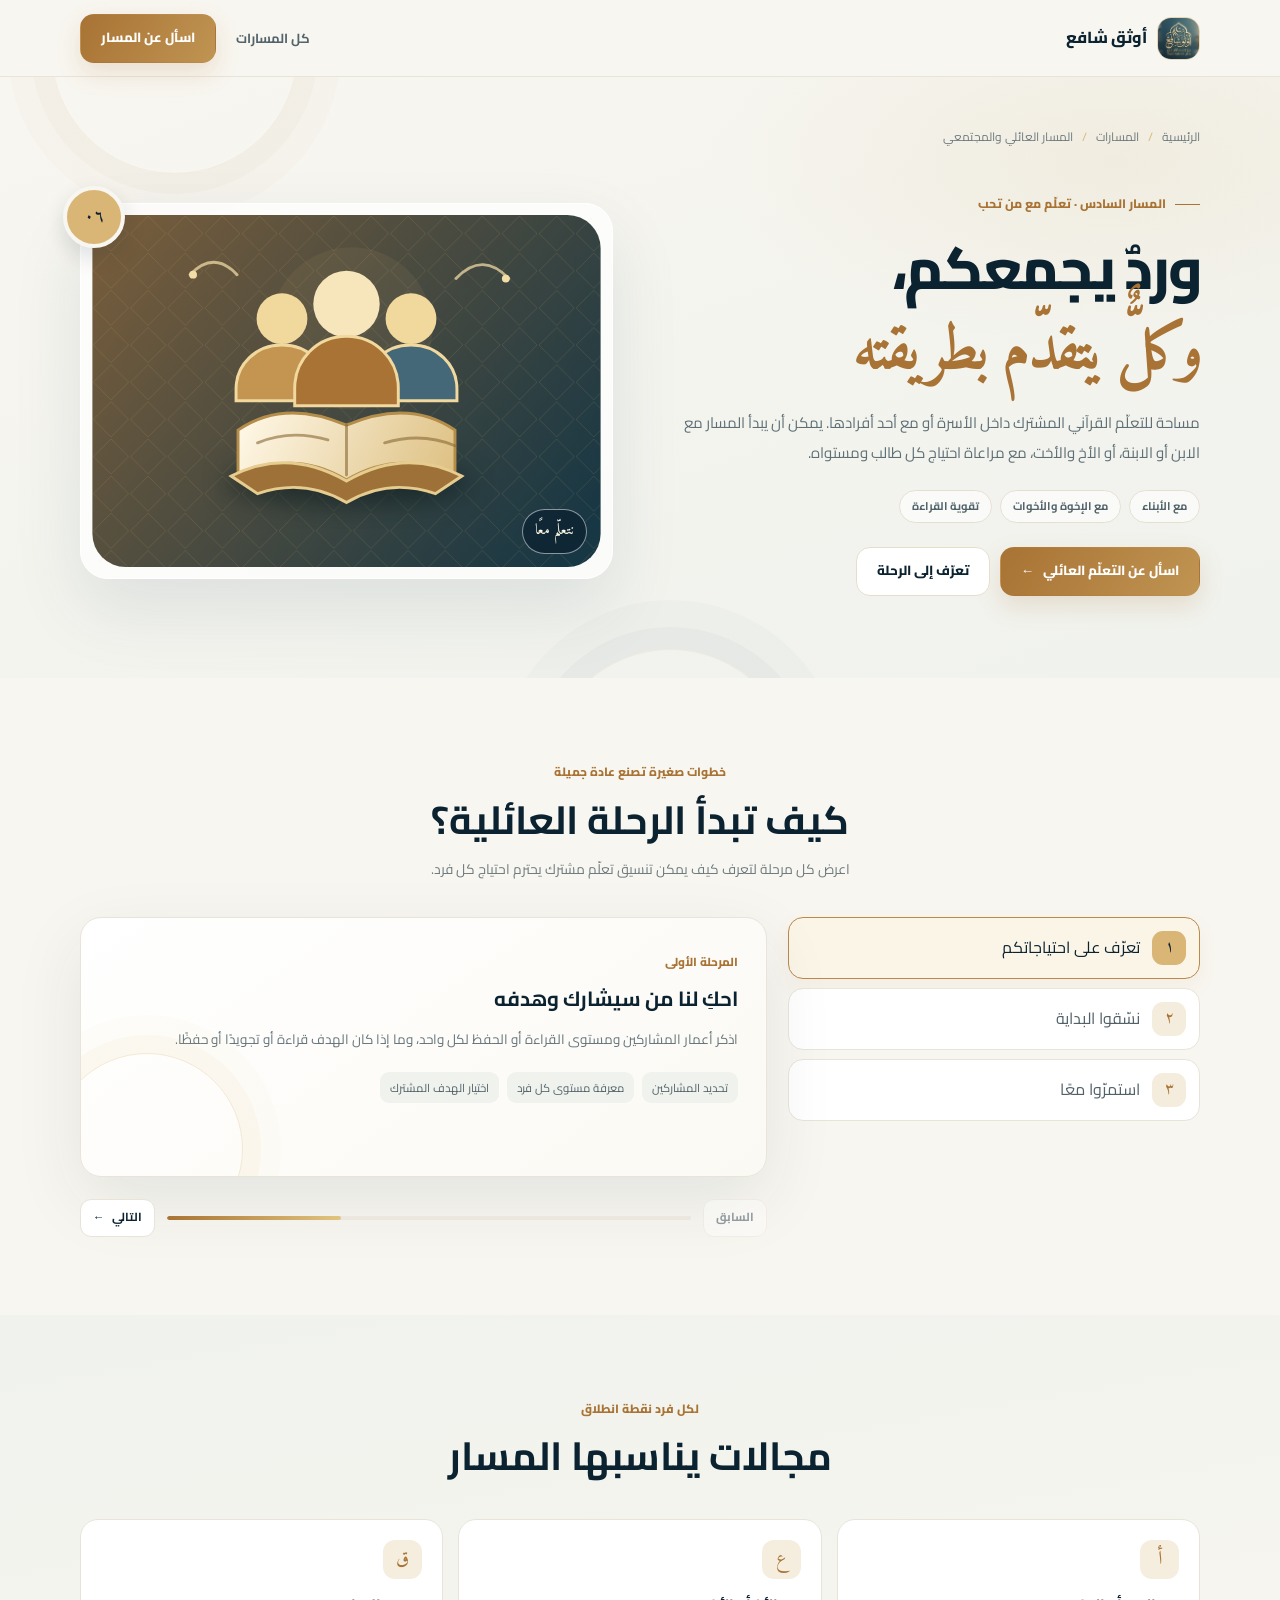
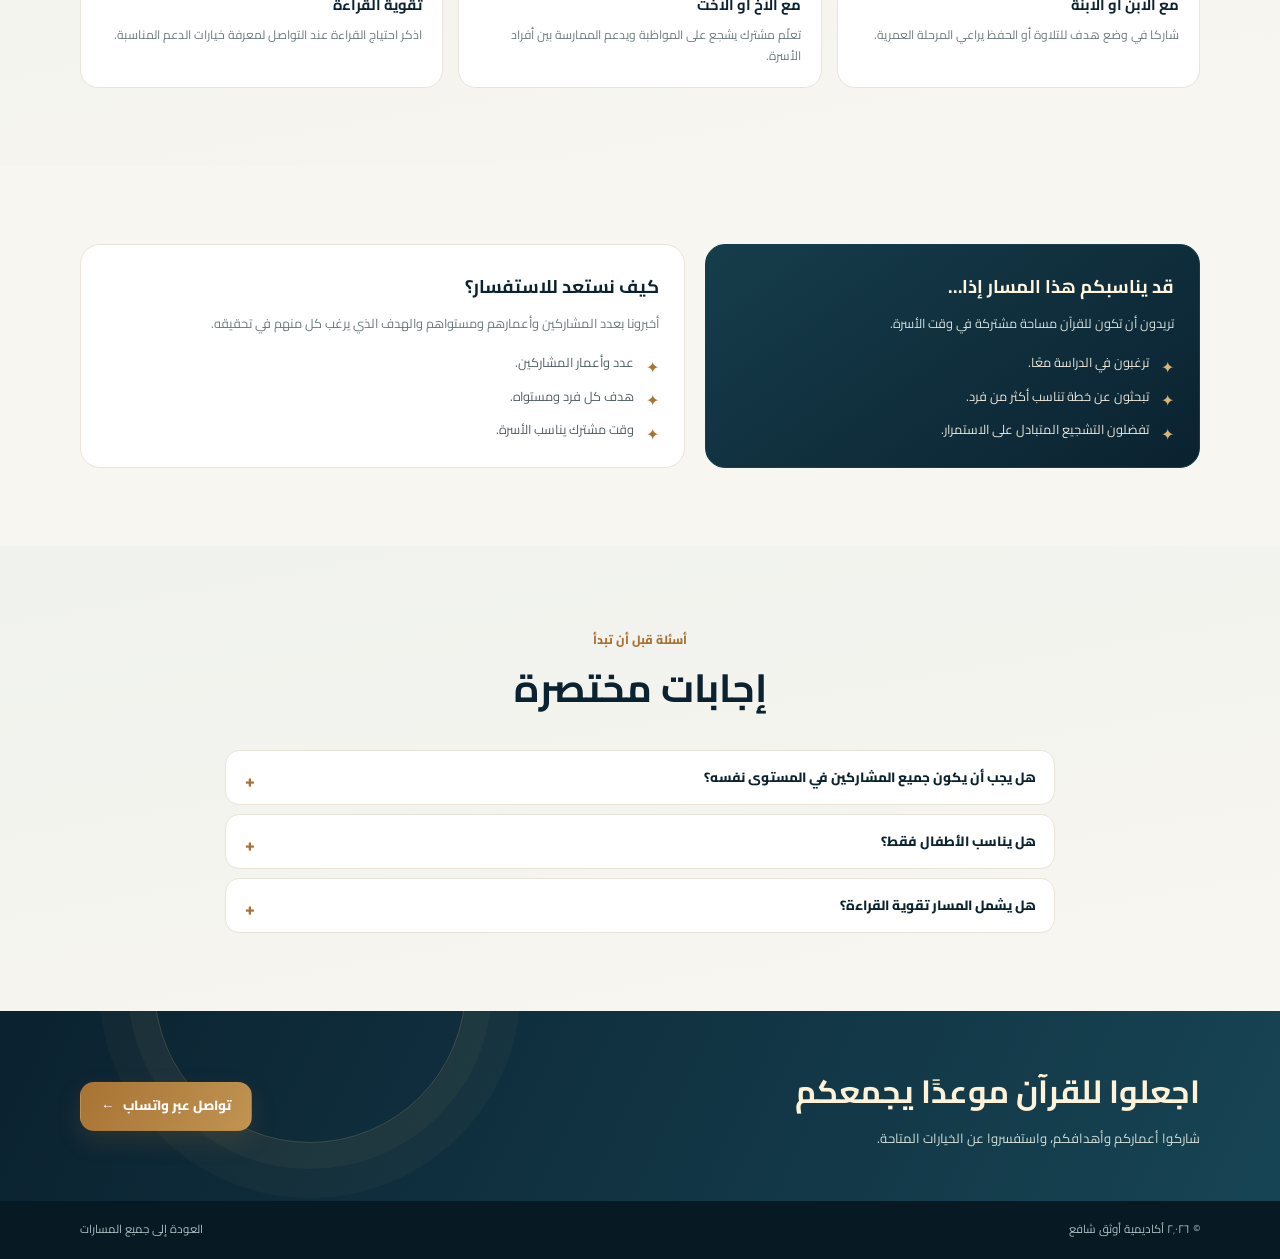
<file: paths/family-community.html>
<!DOCTYPE html>
<html lang="ar" dir="rtl">
<head>
  <meta charset="UTF-8"><meta name="viewport" content="width=device-width, initial-scale=1"><meta name="theme-color" content="#0b2230">
  <meta name="description" content="المسار العائلي والمجتمعي في أكاديمية أوثق شافع: تعلّم مشترك بين أفراد الأسرة مع مراعاة احتياج كل طالب.">
  <title>المسار العائلي والمجتمعي | أكاديمية أوثق شافع</title>
  <link rel="stylesheet" href="../assets/pathway.css"><script src="../assets/pathway.js" defer></script>
</head>
<body>
  <header class="path-header"><nav class="path-nav path-container" aria-label="التنقل الرئيسي"><a class="path-brand" href="../index.html"><img src="../assets/awthaq-shafea-logo.jpg" alt=""><span>أوثق شافع</span></a><div class="path-nav-actions"><a class="path-back" href="../index.html#courses">كل المسارات</a><a class="path-button path-button-primary" href="https://wa.me/201124810786" data-whatsapp-course="المسار العائلي والمجتمعي" target="_blank" rel="noopener noreferrer">اسأل عن المسار</a></div></nav></header>
  <main>
    <section class="path-hero"><div class="path-container"><nav class="path-crumbs" aria-label="مسار التنقل"><a href="../index.html">الرئيسية</a><span aria-hidden="true">/</span><a href="../index.html#courses">المسارات</a><span aria-hidden="true">/</span><span aria-current="page">المسار العائلي والمجتمعي</span></nav><div class="path-hero-grid">
      <div class="path-reveal"><span class="path-kicker">المسار السادس · تعلّم مع من تحب</span><h1 class="path-title">وردٌ يجمعكم،<br><em>وكلٌّ يتقدّم بطريقته</em></h1><p class="path-intro">مساحة للتعلّم القرآني المشترك داخل الأسرة أو مع أحد أفرادها. يمكن أن يبدأ المسار مع الابن أو الابنة، أو الأخ والأخت، مع مراعاة احتياج كل طالب ومستواه.</p><ul class="path-tags"><li>مع الأبناء</li><li>مع الإخوة والأخوات</li><li>تقوية القراءة</li></ul><div class="path-hero-actions"><a class="path-button path-button-primary" href="https://wa.me/201124810786" data-whatsapp-course="المسار العائلي والمجتمعي" target="_blank" rel="noopener noreferrer">اسأل عن التعلّم العائلي <span aria-hidden="true">←</span></a><a class="path-button path-button-light" href="#journey">تعرّف إلى الرحلة</a></div></div>
      <figure class="path-art path-reveal"><img src="../assets/pathway-family.svg" alt="أفراد أسرة يجتمعون حول مصحف مفتوح"><figcaption>نتعلّم معًا</figcaption><span class="path-stamp" aria-hidden="true">٠٦</span></figure>
    </div></div></section>
    <section class="path-section" id="journey"><div class="path-container"><header class="path-heading"><span>خطوات صغيرة تصنع عادة جميلة</span><h2 id="journey-title">كيف تبدأ الرحلة العائلية؟</h2><p>اعرض كل مرحلة لتعرف كيف يمكن تنسيق تعلّم مشترك يحترم احتياج كل فرد.</p></header>
      <div class="path-journey"><div class="path-step-list" role="tablist" aria-label="مراحل المسار العائلي والمجتمعي"><button class="path-step" id="step-1" role="tab" aria-selected="true" aria-controls="panel-1"><span class="path-step-number">١</span>تعرّف على احتياجاتكم</button><button class="path-step" id="step-2" role="tab" aria-selected="false" aria-controls="panel-2" tabindex="-1"><span class="path-step-number">٢</span>نسّقوا البداية</button><button class="path-step" id="step-3" role="tab" aria-selected="false" aria-controls="panel-3" tabindex="-1"><span class="path-step-number">٣</span>استمرّوا معًا</button></div>
      <div><article class="path-panel" id="panel-1" role="tabpanel" aria-labelledby="step-1" tabindex="0"><span class="path-panel-kicker">المرحلة الأولى</span><h3>احكِ لنا من سيشارك وهدفه</h3><p>اذكر أعمار المشاركين ومستوى القراءة أو الحفظ لكل واحد، وما إذا كان الهدف قراءة أو تجويدًا أو حفظًا.</p><ul><li>تحديد المشاركين</li><li>معرفة مستوى كل فرد</li><li>اختيار الهدف المشترك</li></ul></article>
      <article class="path-panel" id="panel-2" role="tabpanel" aria-labelledby="step-2" tabindex="0" hidden><span class="path-panel-kicker">المرحلة الثانية</span><h3>نسّقوا أوقاتًا واقعية للجميع</h3><p>ناقشوا الوقت الذي يناسب الأسرة، مع مراعاة أن أفرادها قد يحتاجون إلى مستويات مختلفة أو وتيرة خاصة في التعلّم.</p><ul><li>أوقات مناسبة للأسرة</li><li>وتيرة تراعي الفروق</li><li>خطة بداية بسيطة</li></ul></article>
      <article class="path-panel" id="panel-3" role="tabpanel" aria-labelledby="step-3" tabindex="0" hidden><span class="path-panel-kicker">المرحلة الثالثة</span><h3>اجعلوا التعلّم عادة مشتركة</h3><p>تابعوا ما أنجزه كل فرد، وشجّعوا بعضكم على الاستمرار. وقد تختلف أنشطة التعلّم باختلاف أعمار المشاركين ومستوياتهم.</p><ul><li>ورد متفق عليه</li><li>تشجيع متبادل</li><li>تقدّم يناسب كل شخص</li></ul></article>
      <div class="path-step-controls"><button type="button" data-previous disabled>السابق</button><div class="path-progress" role="progressbar" aria-label="التقدّم بين المراحل" aria-valuemin="1" aria-valuemax="3" aria-valuenow="1"><span></span></div><button type="button" data-next>التالي <span aria-hidden="true">←</span></button></div></div></div>
    </div></section>
    <section class="path-section path-section-muted"><div class="path-container"><header class="path-heading"><span>لكل فرد نقطة انطلاق</span><h2>مجالات يناسبها المسار</h2></header><div class="path-highlights">
      <article class="path-highlight"><span class="path-highlight-icon" aria-hidden="true">أ</span><h3>مع الابن أو الابنة</h3><p>شاركا في وضع هدف للتلاوة أو الحفظ يراعي المرحلة العمرية.</p></article><article class="path-highlight"><span class="path-highlight-icon" aria-hidden="true">ع</span><h3>مع الأخ أو الأخت</h3><p>تعلّم مشترك يشجع على المواظبة ويدعم الممارسة بين أفراد الأسرة.</p></article><article class="path-highlight"><span class="path-highlight-icon" aria-hidden="true">ق</span><h3>تقوية القراءة</h3><p>اذكر احتياج القراءة عند التواصل لمعرفة خيارات الدعم المناسبة.</p></article>
    </div></div></section>
    <section class="path-section"><div class="path-container path-match-grid"><article class="path-match-card path-match-card-dark"><h3>قد يناسبكم هذا المسار إذا…</h3><p>تريدون أن تكون للقرآن مساحة مشتركة في وقت الأسرة.</p><ul class="path-checklist"><li>ترغبون في الدراسة معًا.</li><li>تبحثون عن خطة تناسب أكثر من فرد.</li><li>تفضلون التشجيع المتبادل على الاستمرار.</li></ul></article><article class="path-match-card"><h3>كيف نستعد للاستفسار؟</h3><p>أخبرونا بعدد المشاركين وأعمارهم ومستواهم والهدف الذي يرغب كل منهم في تحقيقه.</p><ul class="path-checklist"><li>عدد وأعمار المشاركين.</li><li>هدف كل فرد ومستواه.</li><li>وقت مشترك يناسب الأسرة.</li></ul></article></div></section>
    <section class="path-section path-section-muted"><div class="path-container"><header class="path-heading"><span>أسئلة قبل أن تبدأ</span><h2>إجابات مختصرة</h2></header><div class="path-faq"><details><summary>هل يجب أن يكون جميع المشاركين في المستوى نفسه؟</summary><p>لا تفترضوا ذلك؛ اذكروا مستوى كل شخص عند الاستفسار لمناقشة طريقة مناسبة للمجموعة.</p></details><details><summary>هل يناسب الأطفال فقط؟</summary><p>صُمّم المسار للتعلّم بين أفراد الأسرة، وتُناقش الأعمار والأهداف عند التواصل.</p></details><details><summary>هل يشمل المسار تقوية القراءة؟</summary><p>اذكروا ذلك في استفساركم لمعرفة خيارات الدعم المتاحة ومستوى البداية المناسب.</p></details></div></div></section>
    <section class="path-final"><div class="path-container path-final-inner"><div><h2>اجعلوا للقرآن موعدًا يجمعكم</h2><p>شاركوا أعماركم وأهدافكم، واستفسروا عن الخيارات المتاحة.</p></div><a class="path-button path-button-primary" href="https://wa.me/201124810786" data-whatsapp-course="المسار العائلي والمجتمعي" target="_blank" rel="noopener noreferrer">تواصل عبر واتساب <span aria-hidden="true">←</span></a></div></section>
  </main>
  <footer class="path-footer"><div class="path-container path-footer-inner"><span>© <span data-current-year>٢٠٢٦</span> أكاديمية أوثق شافع</span><a href="../index.html#courses">العودة إلى جميع المسارات</a></div></footer>
</body>
</html>
</file>
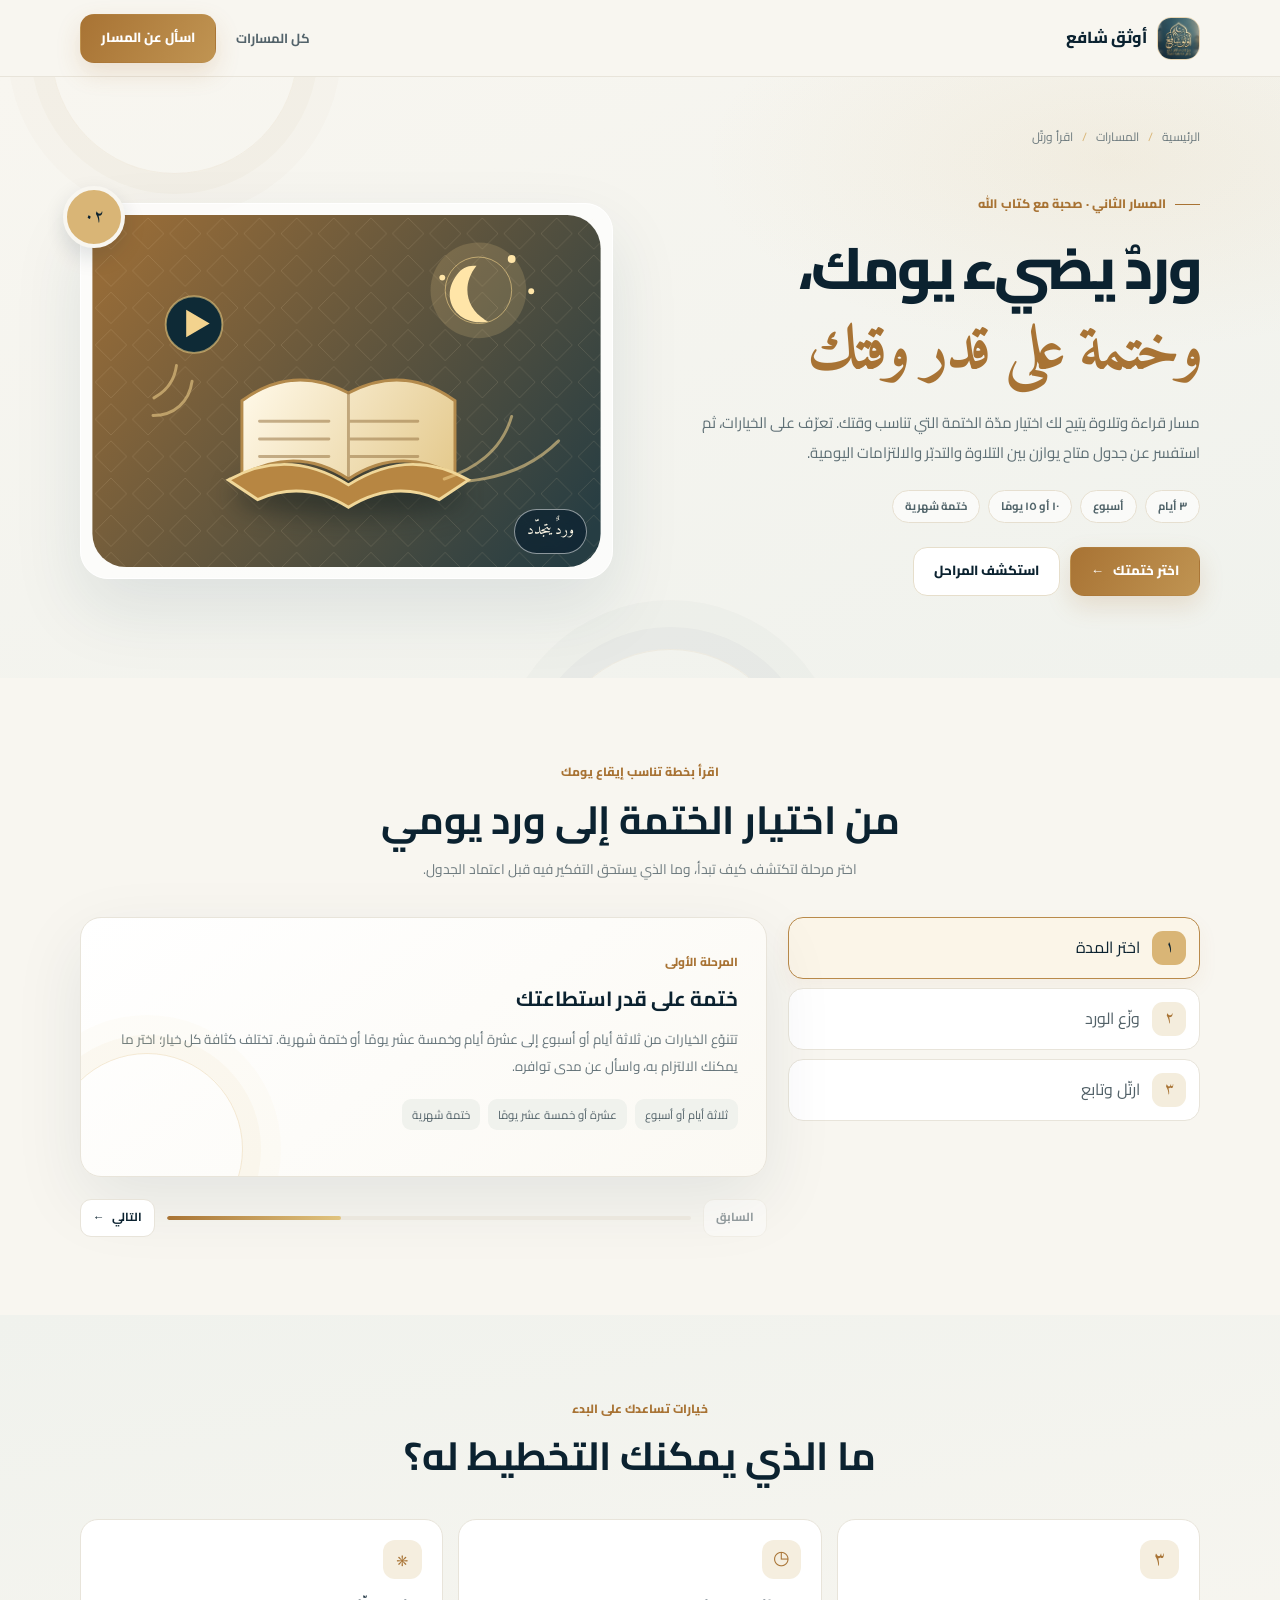
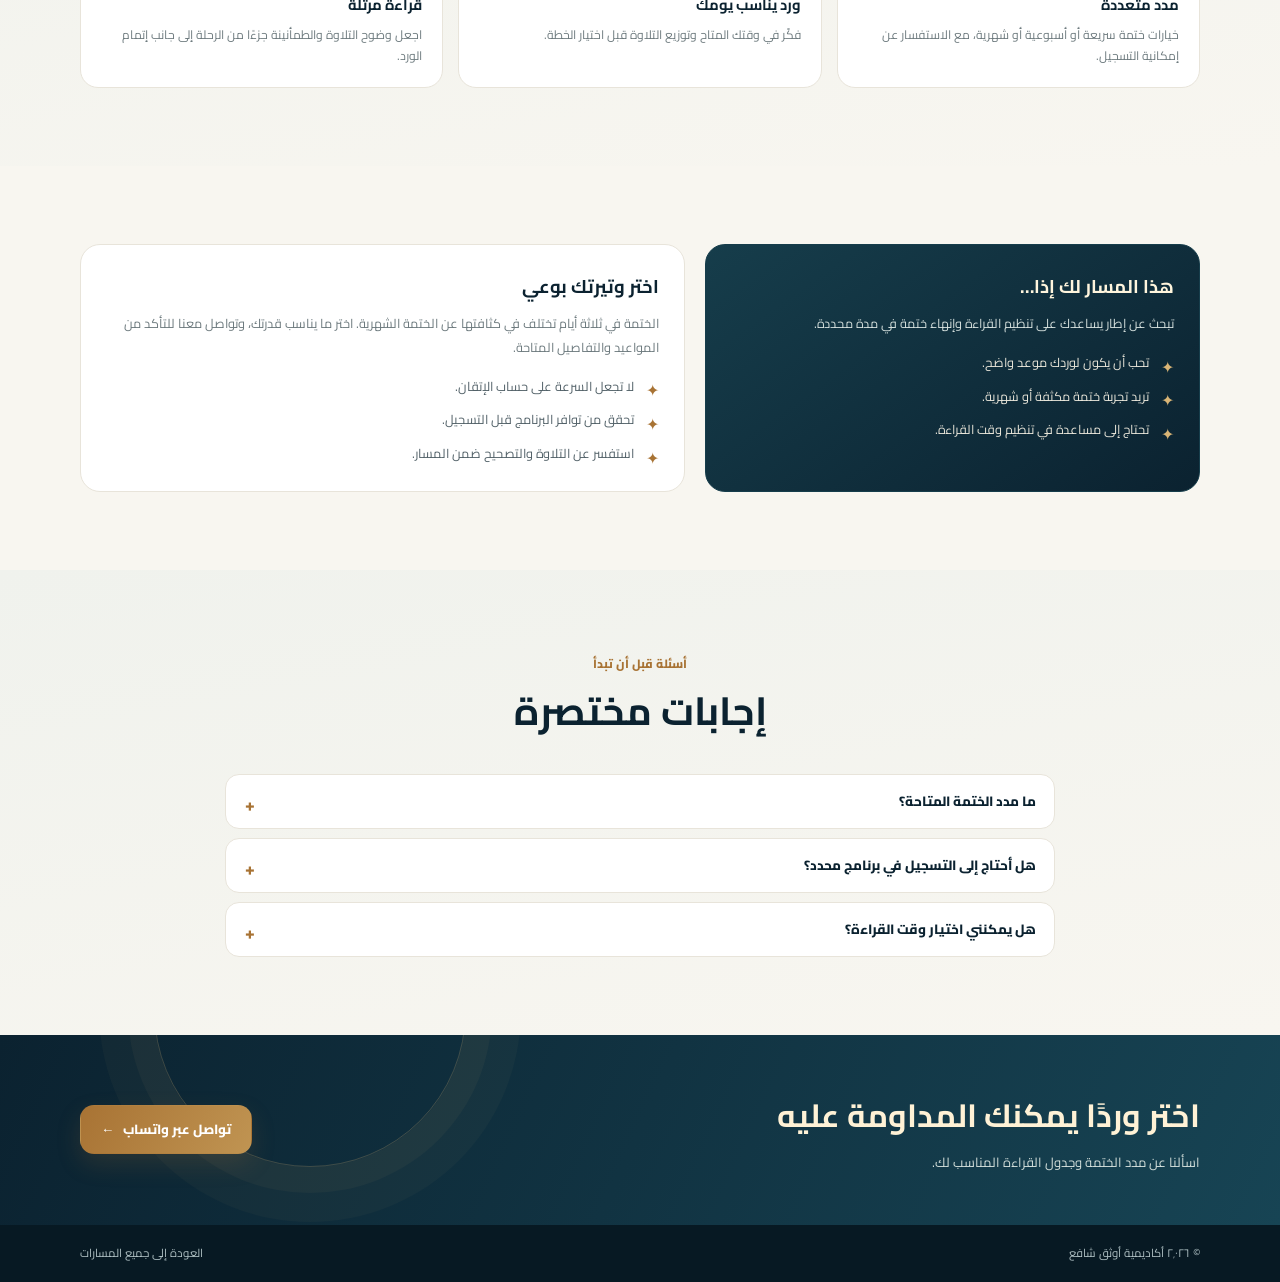
<file: paths/iqra-warttil.html>
<!DOCTYPE html>
<html lang="ar" dir="rtl">
<head>
  <meta charset="UTF-8"><meta name="viewport" content="width=device-width, initial-scale=1"><meta name="theme-color" content="#0b2230">
  <meta name="description" content="اكتشف مسار اقرأ ورتّل وخيارات ختم القرآن الكريم خلال ثلاثة أيام أو أسبوع أو عشرة أيام أو خمسة عشر يومًا أو شهر.">
  <title>مسار اقرأ ورتّل | أكاديمية أوثق شافع</title>
  <link rel="stylesheet" href="../assets/pathway.css"><script src="../assets/pathway.js" defer></script>
</head>
<body>
  <header class="path-header"><nav class="path-nav path-container" aria-label="التنقل الرئيسي"><a class="path-brand" href="../index.html"><img src="../assets/awthaq-shafea-logo.jpg" alt=""><span>أوثق شافع</span></a><div class="path-nav-actions"><a class="path-back" href="../index.html#courses">كل المسارات</a><a class="path-button path-button-primary" href="https://wa.me/201124810786" data-whatsapp-course="مسار اقرأ ورتّل" target="_blank" rel="noopener noreferrer">اسأل عن المسار</a></div></nav></header>
  <main>
    <section class="path-hero"><div class="path-container"><nav class="path-crumbs" aria-label="مسار التنقل"><a href="../index.html">الرئيسية</a><span aria-hidden="true">/</span><a href="../index.html#courses">المسارات</a><span aria-hidden="true">/</span><span aria-current="page">اقرأ ورتّل</span></nav><div class="path-hero-grid">
      <div class="path-reveal"><span class="path-kicker">المسار الثاني · صحبة مع كتاب الله</span><h1 class="path-title">وردٌ يضيء يومك،<br><em>وختمة على قدر وقتك</em></h1><p class="path-intro">مسار قراءة وتلاوة يتيح لك اختيار مدّة الختمة التي تناسب وقتك. تعرّف على الخيارات، ثم استفسر عن جدول متاح يوازن بين التلاوة والتدبّر والالتزامات اليومية.</p><ul class="path-tags"><li>٣ أيام</li><li>أسبوع</li><li>١٠ أو ١٥ يومًا</li><li>ختمة شهرية</li></ul><div class="path-hero-actions"><a class="path-button path-button-primary" href="https://wa.me/201124810786" data-whatsapp-course="مسار اقرأ ورتّل" target="_blank" rel="noopener noreferrer">اختر ختمتك <span aria-hidden="true">←</span></a><a class="path-button path-button-light" href="#journey">استكشف المراحل</a></div></div>
      <figure class="path-art path-reveal"><img src="../assets/pathway-iqra.svg" alt="مصحف مفتوح وهلال ذهبي يرمز إلى ورد قرآني متجدد"><figcaption>وردٌ يتجدّد</figcaption><span class="path-stamp" aria-hidden="true">٠٢</span></figure>
    </div></div></section>
    <section class="path-section" id="journey"><div class="path-container"><header class="path-heading"><span>اقرأ بخطة تناسب إيقاع يومك</span><h2 id="journey-title">من اختيار الختمة إلى ورد يومي</h2><p>اختر مرحلة لتكتشف كيف تبدأ، وما الذي يستحق التفكير فيه قبل اعتماد الجدول.</p></header>
      <div class="path-journey"><div class="path-step-list" role="tablist" aria-label="مراحل مسار اقرأ ورتّل"><button class="path-step" id="step-1" role="tab" aria-selected="true" aria-controls="panel-1"><span class="path-step-number">١</span>اختر المدة</button><button class="path-step" id="step-2" role="tab" aria-selected="false" aria-controls="panel-2" tabindex="-1"><span class="path-step-number">٢</span>وزّع الورد</button><button class="path-step" id="step-3" role="tab" aria-selected="false" aria-controls="panel-3" tabindex="-1"><span class="path-step-number">٣</span>ارتّل وتابع</button></div>
      <div><article class="path-panel" id="panel-1" role="tabpanel" aria-labelledby="step-1" tabindex="0"><span class="path-panel-kicker">المرحلة الأولى</span><h3>ختمة على قدر استطاعتك</h3><p>تتنوّع الخيارات من ثلاثة أيام أو أسبوع إلى عشرة أيام وخمسة عشر يومًا أو ختمة شهرية. تختلف كثافة كل خيار؛ اختر ما يمكنك الالتزام به، واسأل عن مدى توافره.</p><ul><li>ثلاثة أيام أو أسبوع</li><li>عشرة أو خمسة عشر يومًا</li><li>ختمة شهرية</li></ul></article>
      <article class="path-panel" id="panel-2" role="tabpanel" aria-labelledby="step-2" tabindex="0" hidden><span class="path-panel-kicker">المرحلة الثانية</span><h3>قسّم التلاوة إلى ورد يومي</h3><p>بعد اختيار المدة، وزّع وردك على الأوقات التي تناسبك. يمكنك التفكير في عدد الجلسات اليومية والوقت الذي تحتاجه للتلاوة المتأنية.</p><ul><li>اختر أوقاتًا قابلة للاستمرار</li><li>حدّد مقدارًا واضحًا لكل جلسة</li><li>اترك مساحة للراحة عند الحاجة</li></ul></article>
      <article class="path-panel" id="panel-3" role="tabpanel" aria-labelledby="step-3" tabindex="0" hidden><span class="path-panel-kicker">المرحلة الثالثة</span><h3>اجعل القراءة فرصة للإتقان</h3><p>الغرض ليس إنهاء الورد فحسب؛ امنح القراءة وقتها، واستفسر عن المراجعة أو التصحيح الصوتي ضمن البرنامج المتاح لك.</p><ul><li>تلاوة بطمأنينة</li><li>متابعة ما أتممت</li><li>تعديل الوتيرة بما يناسبك</li></ul></article>
      <div class="path-step-controls"><button type="button" data-previous disabled>السابق</button><div class="path-progress" role="progressbar" aria-label="التقدّم بين المراحل" aria-valuemin="1" aria-valuemax="3" aria-valuenow="1"><span></span></div><button type="button" data-next>التالي <span aria-hidden="true">←</span></button></div></div></div>
    </div></section>
    <section class="path-section path-section-muted"><div class="path-container"><header class="path-heading"><span>خيارات تساعدك على البدء</span><h2>ما الذي يمكنك التخطيط له؟</h2></header><div class="path-highlights">
      <article class="path-highlight"><span class="path-highlight-icon" aria-hidden="true">٣</span><h3>مدد متعددة</h3><p>خيارات ختمة سريعة أو أسبوعية أو شهرية، مع الاستفسار عن إمكانية التسجيل.</p></article><article class="path-highlight"><span class="path-highlight-icon" aria-hidden="true">◷</span><h3>ورد يناسب يومك</h3><p>فكّر في وقتك المتاح وتوزيع التلاوة قبل اختيار الخطة.</p></article><article class="path-highlight"><span class="path-highlight-icon" aria-hidden="true">۞</span><h3>قراءة مرتّلة</h3><p>اجعل وضوح التلاوة والطمأنينة جزءًا من الرحلة إلى جانب إتمام الورد.</p></article>
    </div></div></section>
    <section class="path-section"><div class="path-container path-match-grid"><article class="path-match-card path-match-card-dark"><h3>هذا المسار لك إذا…</h3><p>تبحث عن إطار يساعدك على تنظيم القراءة وإنهاء ختمة في مدة محددة.</p><ul class="path-checklist"><li>تحب أن يكون لوردك موعد واضح.</li><li>تريد تجربة ختمة مكثفة أو شهرية.</li><li>تحتاج إلى مساعدة في تنظيم وقت القراءة.</li></ul></article><article class="path-match-card"><h3>اختر وتيرتك بوعي</h3><p>الختمة في ثلاثة أيام تختلف في كثافتها عن الختمة الشهرية. اختر ما يناسب قدرتك، وتواصل معنا للتأكد من المواعيد والتفاصيل المتاحة.</p><ul class="path-checklist"><li>لا تجعل السرعة على حساب الإتقان.</li><li>تحقق من توافر البرنامج قبل التسجيل.</li><li>استفسر عن التلاوة والتصحيح ضمن المسار.</li></ul></article></div></section>
    <section class="path-section path-section-muted"><div class="path-container"><header class="path-heading"><span>أسئلة قبل أن تبدأ</span><h2>إجابات مختصرة</h2></header><div class="path-faq"><details><summary>ما مدد الختمة المتاحة؟</summary><p>تشمل الخيارات المذكورة ثلاثة أيام، وأسبوعًا، وعشرة أيام، وخمسة عشر يومًا، وختمة شهرية؛ يُرجى التأكد من توافر الخيار المطلوب.</p></details><details><summary>هل أحتاج إلى التسجيل في برنامج محدد؟</summary><p>اسأل عن الجدول المتاح ومدة البرنامج والتفاصيل قبل اختيار ما يناسبك.</p></details><details><summary>هل يمكنني اختيار وقت القراءة؟</summary><p>اذكر الأوقات المناسبة لك في استفسارك، واسأل عن المواعيد المتاحة لدى الأكاديمية.</p></details></div></div></section>
    <section class="path-final"><div class="path-container path-final-inner"><div><h2>اختر وردًا يمكنك المداومة عليه</h2><p>اسألنا عن مدد الختمة وجدول القراءة المناسب لك.</p></div><a class="path-button path-button-primary" href="https://wa.me/201124810786" data-whatsapp-course="مسار اقرأ ورتّل" target="_blank" rel="noopener noreferrer">تواصل عبر واتساب <span aria-hidden="true">←</span></a></div></section>
  </main>
  <footer class="path-footer"><div class="path-container path-footer-inner"><span>© <span data-current-year>٢٠٢٦</span> أكاديمية أوثق شافع</span><a href="../index.html#courses">العودة إلى جميع المسارات</a></div></footer>
</body>
</html>
</file>
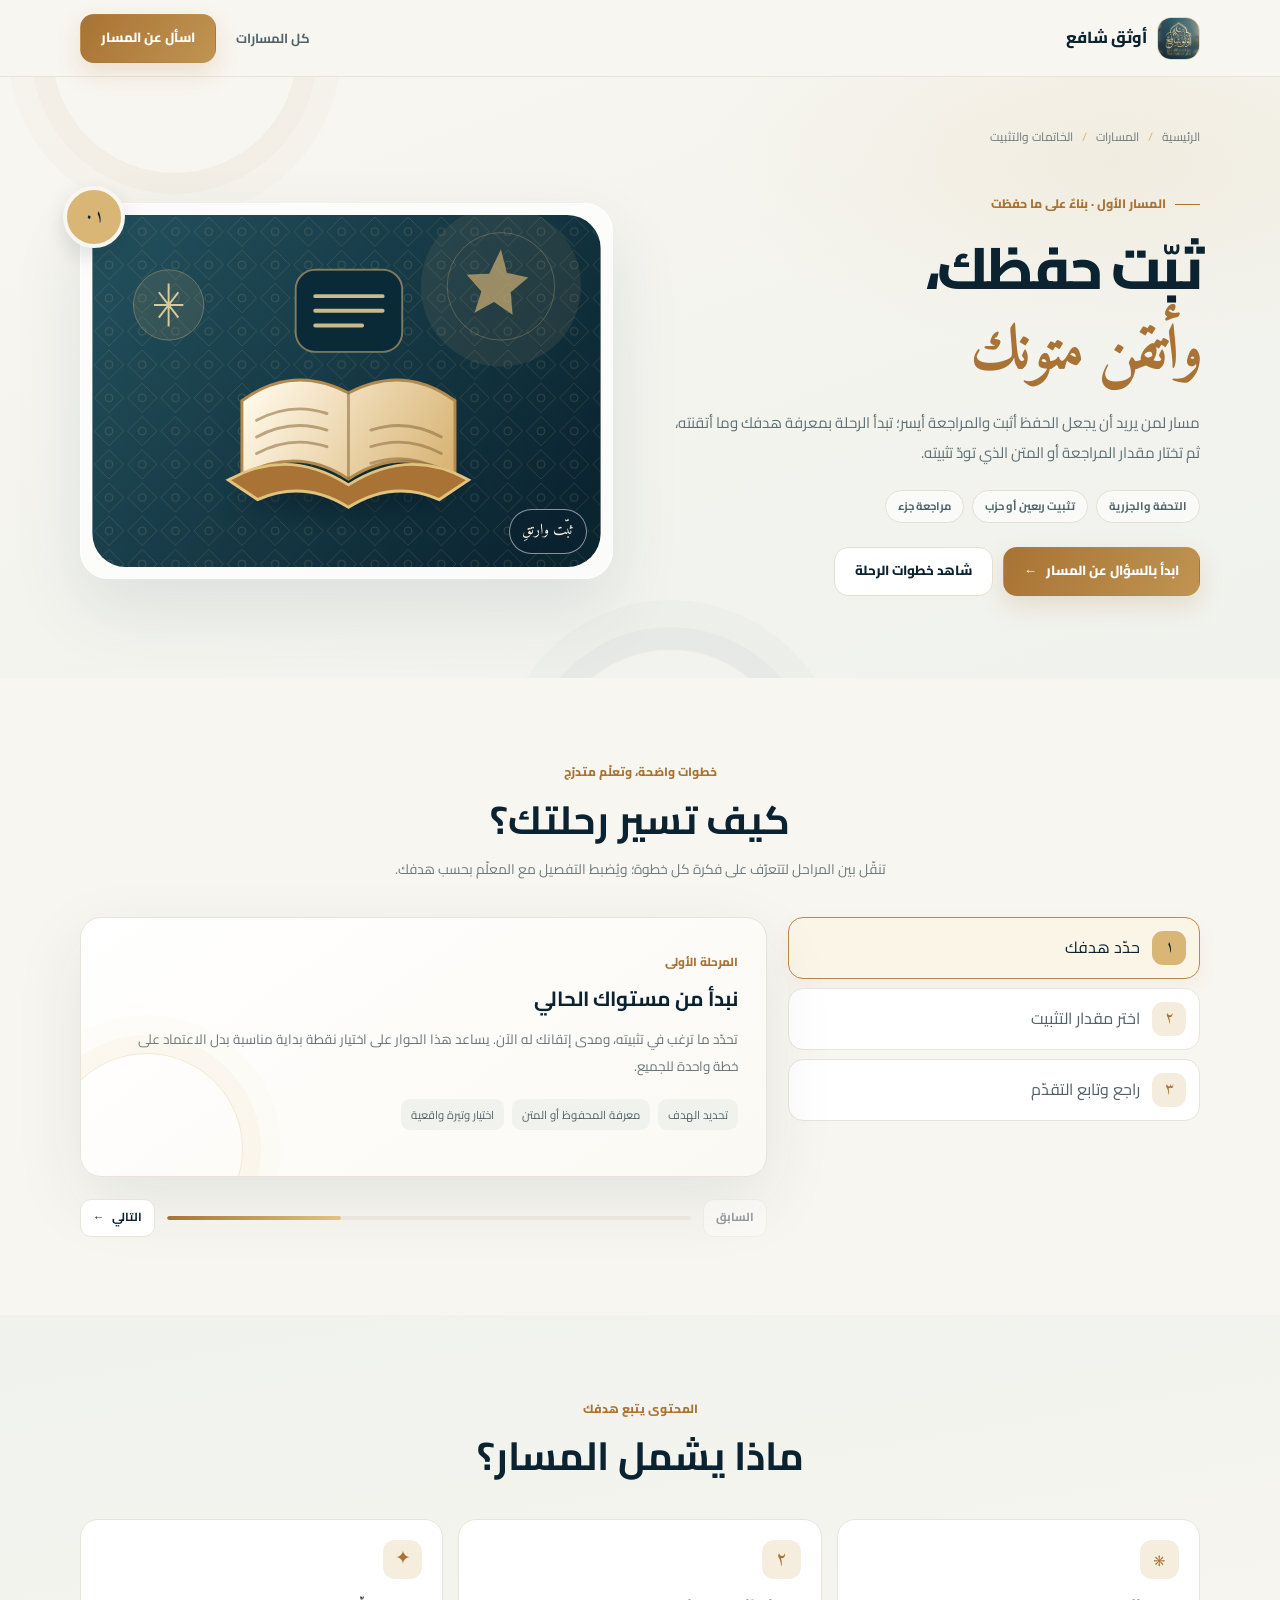
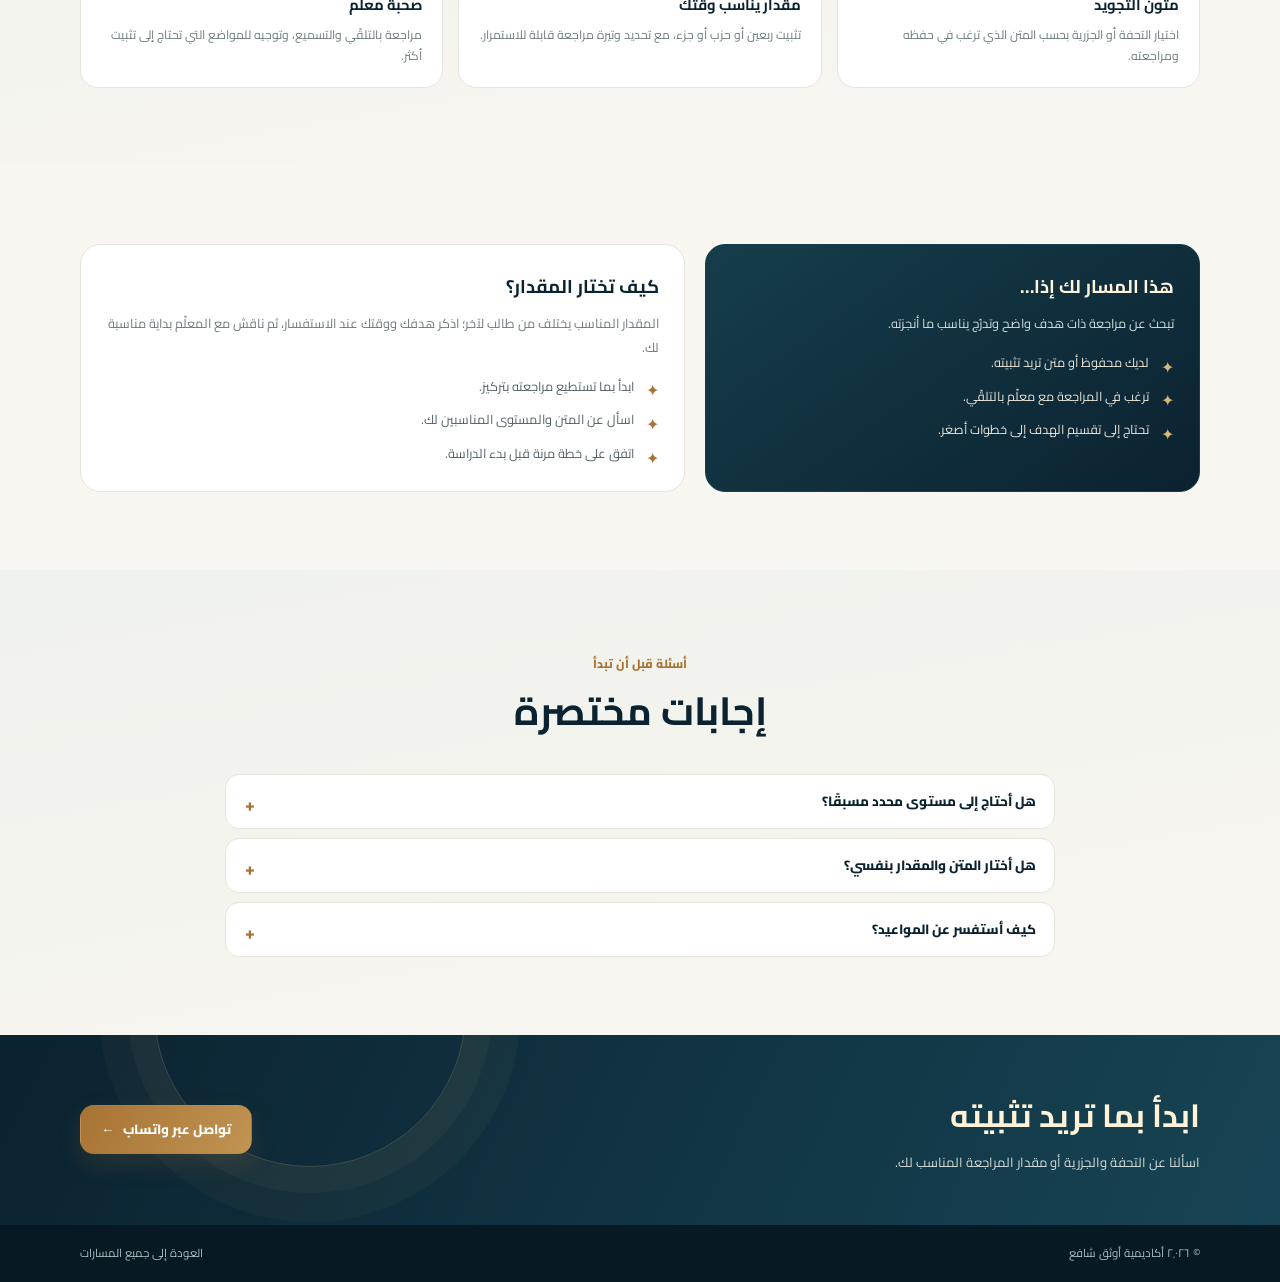
<file: paths/khatimat.html>
<!DOCTYPE html>
<html lang="ar" dir="rtl">
<head>
  <meta charset="UTF-8">
  <meta name="viewport" content="width=device-width, initial-scale=1">
  <meta name="theme-color" content="#0b2230">
  <meta name="description" content="تعرّف على مسار الخاتمات والتثبيت في أكاديمية أوثق شافع: تثبيت المتون ومراجعة المحفوظ بخطة تناسب مستواك.">
  <title>مسار الخاتمات والتثبيت | أكاديمية أوثق شافع</title>
  <link rel="stylesheet" href="../assets/pathway.css">
  <script src="../assets/pathway.js" defer></script>
</head>
<body>
  <header class="path-header">
    <nav class="path-nav path-container" aria-label="التنقل الرئيسي">
      <a class="path-brand" href="../index.html"><img src="../assets/awthaq-shafea-logo.jpg" alt=""><span>أوثق شافع</span></a>
      <div class="path-nav-actions"><a class="path-back" href="../index.html#courses">كل المسارات</a><a class="path-button path-button-primary" href="https://wa.me/201124810786" data-whatsapp-course="مسار الخاتمات والتثبيت" target="_blank" rel="noopener noreferrer">اسأل عن المسار</a></div>
    </nav>
  </header>
  <main>
    <section class="path-hero">
      <div class="path-container">
        <nav class="path-crumbs" aria-label="مسار التنقل"><a href="../index.html">الرئيسية</a><span aria-hidden="true">/</span><a href="../index.html#courses">المسارات</a><span aria-hidden="true">/</span><span aria-current="page">الخاتمات والتثبيت</span></nav>
        <div class="path-hero-grid">
          <div class="path-reveal">
            <span class="path-kicker">المسار الأول · بناءٌ على ما حفظت</span>
            <h1 class="path-title">ثبّت حفظك،<br><em>وأتقن متونك</em></h1>
            <p class="path-intro">مسار لمن يريد أن يجعل الحفظ أثبت والمراجعة أيسر؛ تبدأ الرحلة بمعرفة هدفك وما أتقنته، ثم تختار مقدار المراجعة أو المتن الذي تودّ تثبيته.</p>
            <ul class="path-tags"><li>التحفة والجزرية</li><li>تثبيت ربعين أو حزب</li><li>مراجعة جزء</li></ul>
            <div class="path-hero-actions"><a class="path-button path-button-primary" href="https://wa.me/201124810786" data-whatsapp-course="مسار الخاتمات والتثبيت" target="_blank" rel="noopener noreferrer">ابدأ بالسؤال عن المسار <span aria-hidden="true">←</span></a><a class="path-button path-button-light" href="#journey">شاهد خطوات الرحلة</a></div>
          </div>
          <figure class="path-art path-reveal"><img src="../assets/pathway-khatimat.svg" alt="مصحف مفتوح ومتن علمي وسط نقوش مستوحاة من الفن الإسلامي"><figcaption>ثبّت وارتقِ</figcaption><span class="path-stamp" aria-hidden="true">٠١</span></figure>
        </div>
      </div>
    </section>
    <section class="path-section" id="journey" aria-labelledby="journey-title">
      <div class="path-container">
        <header class="path-heading"><span>خطوات واضحة، وتعلّم متدرّج</span><h2 id="journey-title">كيف تسير رحلتك؟</h2><p>تنقّل بين المراحل لتتعرّف على فكرة كل خطوة؛ ويُضبط التفصيل مع المعلّم بحسب هدفك.</p></header>
        <div class="path-journey">
          <div class="path-step-list" role="tablist" aria-label="مراحل مسار الخاتمات والتثبيت">
            <button class="path-step" id="step-1" role="tab" aria-selected="true" aria-controls="panel-1"><span class="path-step-number">١</span>حدّد هدفك</button>
            <button class="path-step" id="step-2" role="tab" aria-selected="false" aria-controls="panel-2" tabindex="-1"><span class="path-step-number">٢</span>اختر مقدار التثبيت</button>
            <button class="path-step" id="step-3" role="tab" aria-selected="false" aria-controls="panel-3" tabindex="-1"><span class="path-step-number">٣</span>راجع وتابع التقدّم</button>
          </div>
          <div>
            <article class="path-panel" id="panel-1" role="tabpanel" aria-labelledby="step-1" tabindex="0"><span class="path-panel-kicker">المرحلة الأولى</span><h3>نبدأ من مستواك الحالي</h3><p>تحدّد ما ترغب في تثبيته، ومدى إتقانك له الآن. يساعد هذا الحوار على اختيار نقطة بداية مناسبة بدل الاعتماد على خطة واحدة للجميع.</p><ul><li>تحديد الهدف</li><li>معرفة المحفوظ أو المتن</li><li>اختيار وتيرة واقعية</li></ul></article>
            <article class="path-panel" id="panel-2" role="tabpanel" aria-labelledby="step-2" tabindex="0" hidden><span class="path-panel-kicker">المرحلة الثانية</span><h3>اختر المتن أو مقدار المراجعة</h3><p>يمكن أن يتركّز البرنامج على التحفة أو الجزرية، أو على تثبيت ربعين أو حزب أو جزء؛ ويتفق الطالب والمعلم على المقدار الملائم.</p><ul><li>التحفة والجزرية</li><li>ربعان أو حزب</li><li>تثبيت جزء</li></ul></article>
            <article class="path-panel" id="panel-3" role="tabpanel" aria-labelledby="step-3" tabindex="0" hidden><span class="path-panel-kicker">المرحلة الثالثة</span><h3>مراجعة متأنية ومتابعة مستمرة</h3><p>تتدرّب على التسميع والمراجعة المنتظمة، ويُراجع ما يحتاج إلى عناية مع معلّمك لتستمر بخطوات ثابتة.</p><ul><li>تسميع ومراجعة</li><li>تثبيت المواضع المتشابهة</li><li>تعديل الخطة عند الحاجة</li></ul></article>
            <div class="path-step-controls"><button type="button" data-previous disabled>السابق</button><div class="path-progress" role="progressbar" aria-label="التقدّم بين المراحل" aria-valuemin="1" aria-valuemax="3" aria-valuenow="1"><span></span></div><button type="button" data-next>التالي <span aria-hidden="true">←</span></button></div>
          </div>
        </div>
      </div>
    </section>
    <section class="path-section path-section-muted" aria-labelledby="learn-title">
      <div class="path-container"><header class="path-heading"><span>المحتوى يتبع هدفك</span><h2 id="learn-title">ماذا يشمل المسار؟</h2></header>
        <div class="path-highlights">
          <article class="path-highlight"><span class="path-highlight-icon" aria-hidden="true">۞</span><h3>متون التجويد</h3><p>اختيار التحفة أو الجزرية بحسب المتن الذي ترغب في حفظه ومراجعته.</p></article>
          <article class="path-highlight"><span class="path-highlight-icon" aria-hidden="true">٢</span><h3>مقدار يناسب وقتك</h3><p>تثبيت ربعين أو حزب أو جزء، مع تحديد وتيرة مراجعة قابلة للاستمرار.</p></article>
          <article class="path-highlight"><span class="path-highlight-icon" aria-hidden="true">✦</span><h3>صحبة معلّم</h3><p>مراجعة بالتلقّي والتسميع، وتوجيه للمواضع التي تحتاج إلى تثبيت أكثر.</p></article>
        </div>
      </div>
    </section>
    <section class="path-section"><div class="path-container path-match-grid">
      <article class="path-match-card path-match-card-dark"><h3>هذا المسار لك إذا…</h3><p>تبحث عن مراجعة ذات هدف واضح وتدرّج يناسب ما أنجزته.</p><ul class="path-checklist"><li>لديك محفوظ أو متن تريد تثبيته.</li><li>ترغب في المراجعة مع معلّم بالتلقّي.</li><li>تحتاج إلى تقسيم الهدف إلى خطوات أصغر.</li></ul></article>
      <article class="path-match-card"><h3>كيف تختار المقدار؟</h3><p>المقدار المناسب يختلف من طالب لآخر؛ اذكر هدفك ووقتك عند الاستفسار، ثم ناقش مع المعلّم بداية مناسبة لك.</p><ul class="path-checklist"><li>ابدأ بما تستطيع مراجعته بتركيز.</li><li>اسأل عن المتن والمستوى المناسبين لك.</li><li>اتفق على خطة مرنة قبل بدء الدراسة.</li></ul></article>
    </div></section>
    <section class="path-section path-section-muted"><div class="path-container"><header class="path-heading"><span>أسئلة قبل أن تبدأ</span><h2>إجابات مختصرة</h2></header><div class="path-faq">
      <details><summary>هل أحتاج إلى مستوى محدد مسبقًا؟</summary><p>تحدّد نقطة البداية بعد الاستفسار عن مستواك وهدفك؛ لا تفترض الخطة حفظًا سابقًا بعينه.</p></details>
      <details><summary>هل أختار المتن والمقدار بنفسي؟</summary><p>اذكر رغبتك، ثم اتفق مع المعلّم على المتن والمقدار والجدول الأنسب.</p></details>
      <details><summary>كيف أستفسر عن المواعيد؟</summary><p>استخدم زر واتساب، واذكر اسم المسار والوقت الذي يناسبك لمعرفة الخيارات المتاحة.</p></details>
    </div></div></section>
    <section class="path-final"><div class="path-container path-final-inner"><div><h2>ابدأ بما تريد تثبيته</h2><p>اسألنا عن التحفة والجزرية أو مقدار المراجعة المناسب لك.</p></div><a class="path-button path-button-primary" href="https://wa.me/201124810786" data-whatsapp-course="مسار الخاتمات والتثبيت" target="_blank" rel="noopener noreferrer">تواصل عبر واتساب <span aria-hidden="true">←</span></a></div></section>
  </main>
  <footer class="path-footer"><div class="path-container path-footer-inner"><span>© <span data-current-year>٢٠٢٦</span> أكاديمية أوثق شافع</span><a href="../index.html#courses">العودة إلى جميع المسارات</a></div></footer>
</body>
</html>
</file>
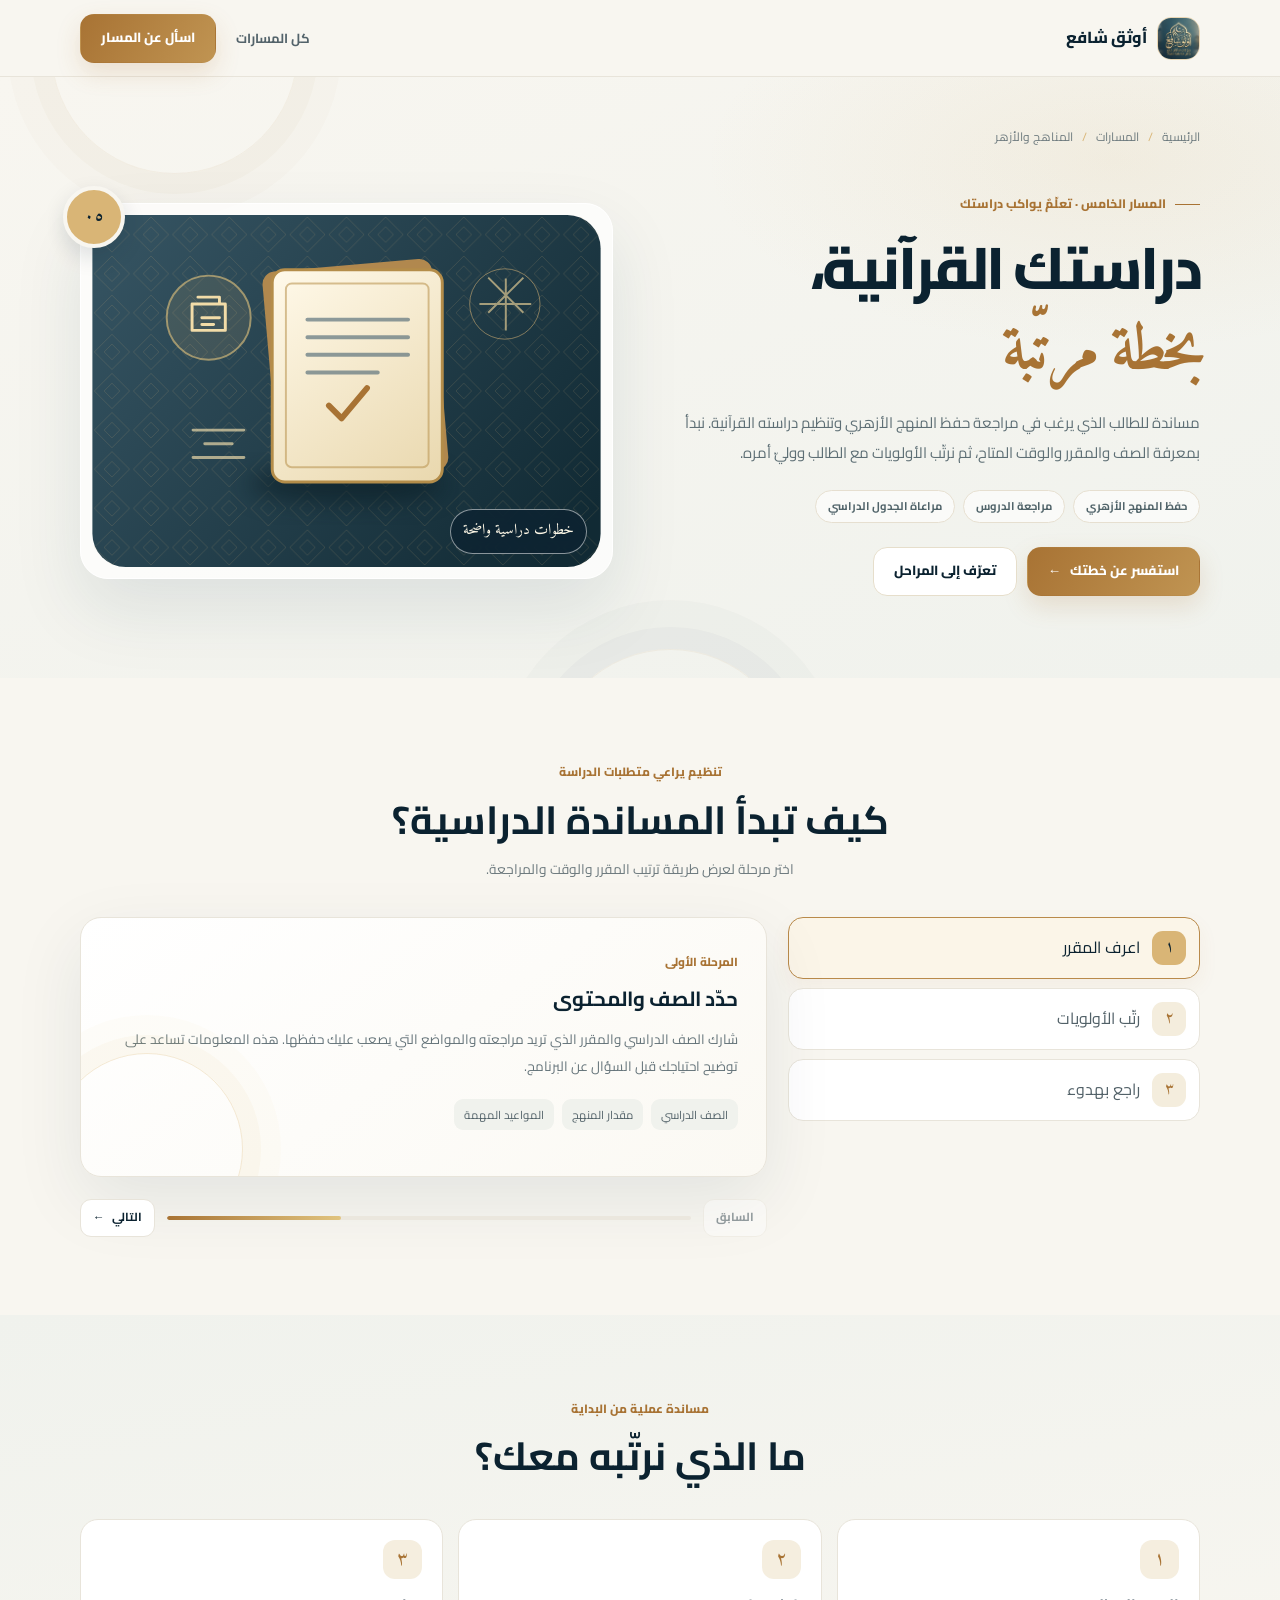
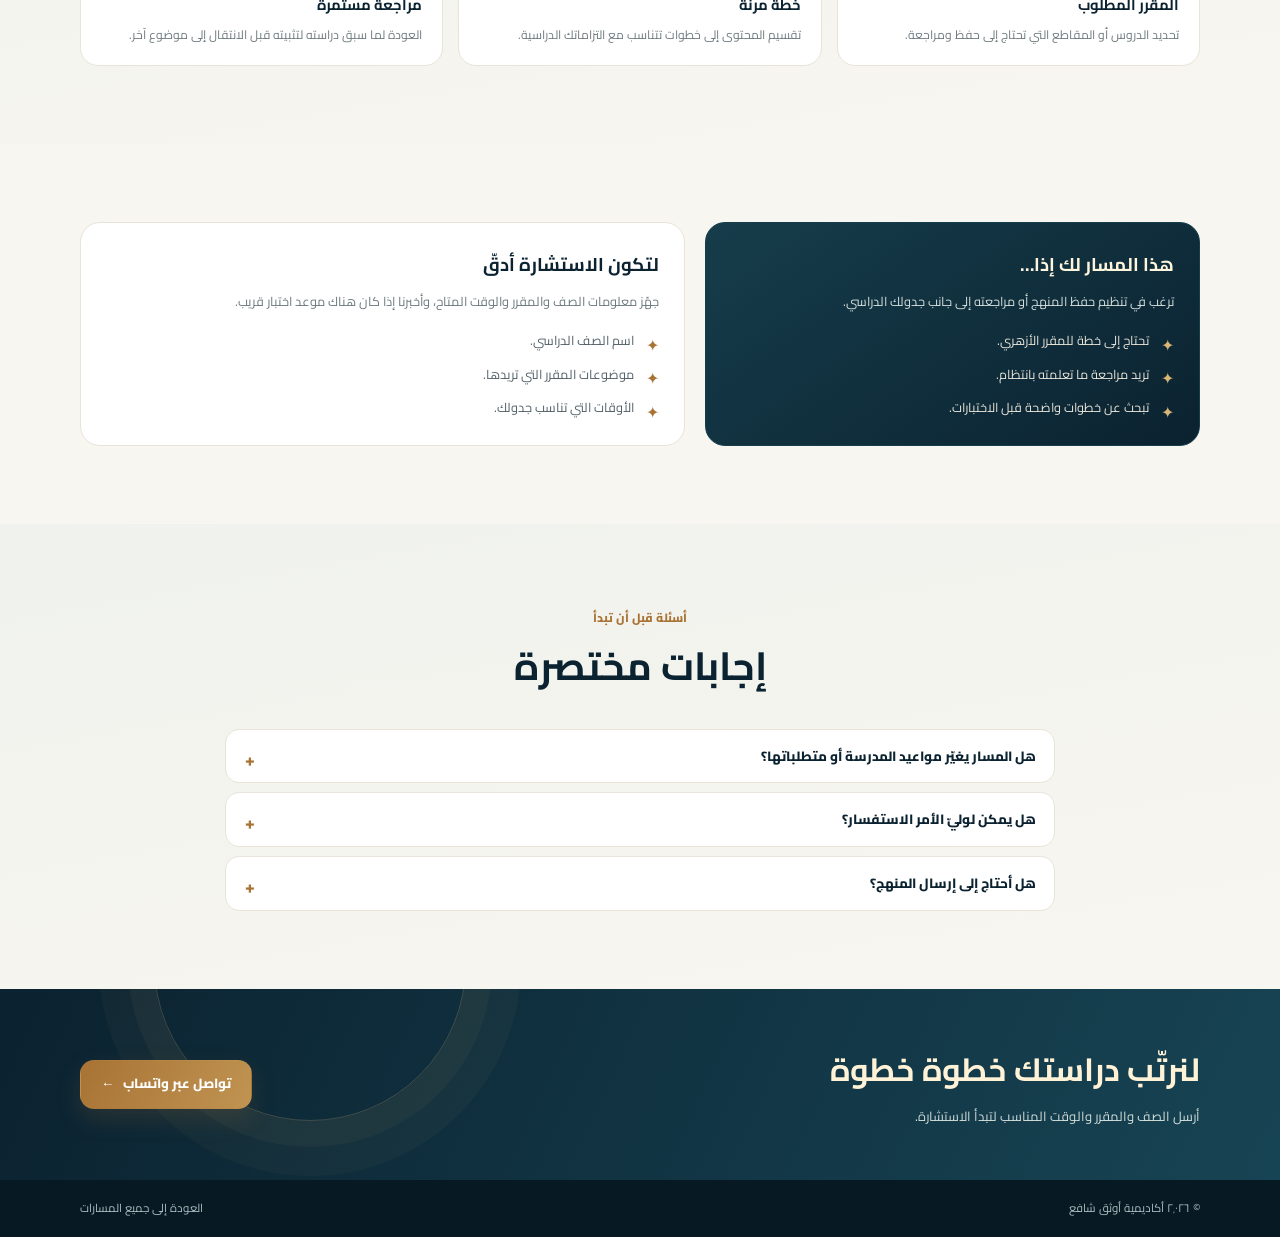
<file: paths/manahij-azhar.html>
<!DOCTYPE html>
<html lang="ar" dir="rtl">
<head>
  <meta charset="UTF-8"><meta name="viewport" content="width=device-width, initial-scale=1"><meta name="theme-color" content="#0b2230">
  <meta name="description" content="مسار المناهج والأزهر: مساندة في حفظ المنهج ومراجعته وتنظيم الدراسة القرآنية.">
  <title>مسار المناهج والأزهر | أكاديمية أوثق شافع</title>
  <link rel="stylesheet" href="../assets/pathway.css"><script src="../assets/pathway.js" defer></script>
</head>
<body>
  <header class="path-header"><nav class="path-nav path-container" aria-label="التنقل الرئيسي"><a class="path-brand" href="../index.html"><img src="../assets/awthaq-shafea-logo.jpg" alt=""><span>أوثق شافع</span></a><div class="path-nav-actions"><a class="path-back" href="../index.html#courses">كل المسارات</a><a class="path-button path-button-primary" href="https://wa.me/201124810786" data-whatsapp-course="مسار المناهج والأزهر" target="_blank" rel="noopener noreferrer">اسأل عن المسار</a></div></nav></header>
  <main>
    <section class="path-hero"><div class="path-container"><nav class="path-crumbs" aria-label="مسار التنقل"><a href="../index.html">الرئيسية</a><span aria-hidden="true">/</span><a href="../index.html#courses">المسارات</a><span aria-hidden="true">/</span><span aria-current="page">المناهج والأزهر</span></nav><div class="path-hero-grid">
      <div class="path-reveal"><span class="path-kicker">المسار الخامس · تعلّمٌ يواكب دراستك</span><h1 class="path-title">دراستك القرآنية،<br><em>بخطة مرتّبة</em></h1><p class="path-intro">مساندة للطالب الذي يرغب في مراجعة حفظ المنهج الأزهري وتنظيم دراسته القرآنية. نبدأ بمعرفة الصف والمقرر والوقت المتاح، ثم نرتّب الأولويات مع الطالب ووليّ أمره.</p><ul class="path-tags"><li>حفظ المنهج الأزهري</li><li>مراجعة الدروس</li><li>مراعاة الجدول الدراسي</li></ul><div class="path-hero-actions"><a class="path-button path-button-primary" href="https://wa.me/201124810786" data-whatsapp-course="مسار المناهج والأزهر" target="_blank" rel="noopener noreferrer">استفسر عن خطتك <span aria-hidden="true">←</span></a><a class="path-button path-button-light" href="#journey">تعرّف إلى المراحل</a></div></div>
      <figure class="path-art path-reveal"><img src="../assets/pathway-azhar.svg" alt="دفتر دراسي منظم وقلم وعلامة إنجاز على خلفية هندسية هادئة"><figcaption>خطوات دراسية واضحة</figcaption><span class="path-stamp" aria-hidden="true">٠٥</span></figure>
    </div></div></section>
    <section class="path-section" id="journey"><div class="path-container"><header class="path-heading"><span>تنظيم يراعي متطلبات الدراسة</span><h2 id="journey-title">كيف تبدأ المساندة الدراسية؟</h2><p>اختر مرحلة لعرض طريقة ترتيب المقرر والوقت والمراجعة.</p></header>
      <div class="path-journey"><div class="path-step-list" role="tablist" aria-label="مراحل مسار المناهج والأزهر"><button class="path-step" id="step-1" role="tab" aria-selected="true" aria-controls="panel-1"><span class="path-step-number">١</span>اعرف المقرر</button><button class="path-step" id="step-2" role="tab" aria-selected="false" aria-controls="panel-2" tabindex="-1"><span class="path-step-number">٢</span>رتّب الأولويات</button><button class="path-step" id="step-3" role="tab" aria-selected="false" aria-controls="panel-3" tabindex="-1"><span class="path-step-number">٣</span>راجع بهدوء</button></div>
      <div><article class="path-panel" id="panel-1" role="tabpanel" aria-labelledby="step-1" tabindex="0"><span class="path-panel-kicker">المرحلة الأولى</span><h3>حدّد الصف والمحتوى</h3><p>شارك الصف الدراسي والمقرر الذي تريد مراجعته والمواضع التي يصعب عليك حفظها. هذه المعلومات تساعد على توضيح احتياجك قبل السؤال عن البرنامج.</p><ul><li>الصف الدراسي</li><li>مقدار المنهج</li><li>المواعيد المهمة</li></ul></article>
      <article class="path-panel" id="panel-2" role="tabpanel" aria-labelledby="step-2" tabindex="0" hidden><span class="path-panel-kicker">المرحلة الثانية</span><h3>وازن بين الحفظ والجدول الدراسي</h3><p>رتّب الوحدات أو المقاطع حسب الأولوية والوقت المتاح، واتفق مع المعلّم على مقدار يمكن إنجازه دون إرباك جدول المدرسة.</p><ul><li>تقسيم المقرر</li><li>تقدير الوقت المتاح</li><li>تحديد أوقات المراجعة</li></ul></article>
      <article class="path-panel" id="panel-3" role="tabpanel" aria-labelledby="step-3" tabindex="0" hidden><span class="path-panel-kicker">المرحلة الثالثة</span><h3>راجع وتحقق من الاستيعاب</h3><p>اجعل المراجعة فرصة للتسميع والتأكد من فهم المطلوب، ثم راجع ما يحتاج إلى إعادة قبل الاختبارات أو موعد التسليم.</p><ul><li>تسميع ومراجعة</li><li>تكرار المواضع الصعبة</li><li>تقدّم حسب الجدول</li></ul></article>
      <div class="path-step-controls"><button type="button" data-previous disabled>السابق</button><div class="path-progress" role="progressbar" aria-label="التقدّم بين المراحل" aria-valuemin="1" aria-valuemax="3" aria-valuenow="1"><span></span></div><button type="button" data-next>التالي <span aria-hidden="true">←</span></button></div></div></div>
    </div></section>
    <section class="path-section path-section-muted"><div class="path-container"><header class="path-heading"><span>مساندة عملية من البداية</span><h2>ما الذي نرتّبه معك؟</h2></header><div class="path-highlights">
      <article class="path-highlight"><span class="path-highlight-icon" aria-hidden="true">١</span><h3>المقرر المطلوب</h3><p>تحديد الدروس أو المقاطع التي تحتاج إلى حفظ ومراجعة.</p></article><article class="path-highlight"><span class="path-highlight-icon" aria-hidden="true">٢</span><h3>خطة مرنة</h3><p>تقسيم المحتوى إلى خطوات تتناسب مع التزاماتك الدراسية.</p></article><article class="path-highlight"><span class="path-highlight-icon" aria-hidden="true">٣</span><h3>مراجعة مستمرة</h3><p>العودة لما سبق دراسته لتثبيته قبل الانتقال إلى موضوع آخر.</p></article>
    </div></div></section>
    <section class="path-section"><div class="path-container path-match-grid"><article class="path-match-card path-match-card-dark"><h3>هذا المسار لك إذا…</h3><p>ترغب في تنظيم حفظ المنهج أو مراجعته إلى جانب جدولك الدراسي.</p><ul class="path-checklist"><li>تحتاج إلى خطة للمقرر الأزهري.</li><li>تريد مراجعة ما تعلمته بانتظام.</li><li>تبحث عن خطوات واضحة قبل الاختبارات.</li></ul></article><article class="path-match-card"><h3>لتكون الاستشارة أدقّ</h3><p>جهّز معلومات الصف والمقرر والوقت المتاح، وأخبرنا إذا كان هناك موعد اختبار قريب.</p><ul class="path-checklist"><li>اسم الصف الدراسي.</li><li>موضوعات المقرر التي تريدها.</li><li>الأوقات التي تناسب جدولك.</li></ul></article></div></section>
    <section class="path-section path-section-muted"><div class="path-container"><header class="path-heading"><span>أسئلة قبل أن تبدأ</span><h2>إجابات مختصرة</h2></header><div class="path-faq"><details><summary>هل المسار يغيّر مواعيد المدرسة أو متطلباتها؟</summary><p>لا؛ هو مسار مساندة وتنظيم للتعلم، ويظل الالتزام بمتطلبات المدرسة ومواعيدها كما هي.</p></details><details><summary>هل يمكن لوليّ الأمر الاستفسار؟</summary><p>نعم، يمكن لوليّ الأمر مشاركة الصف والمقرر والوقت المتاح لمناقشة الخيارات.</p></details><details><summary>هل أحتاج إلى إرسال المنهج؟</summary><p>اذكر اسم المقرر وموضوعاته عند الاستفسار، واسأل عن المعلومات اللازمة لتحديد البرنامج.</p></details></div></div></section>
    <section class="path-final"><div class="path-container path-final-inner"><div><h2>لنرتّب دراستك خطوة خطوة</h2><p>أرسل الصف والمقرر والوقت المناسب لتبدأ الاستشارة.</p></div><a class="path-button path-button-primary" href="https://wa.me/201124810786" data-whatsapp-course="مسار المناهج والأزهر" target="_blank" rel="noopener noreferrer">تواصل عبر واتساب <span aria-hidden="true">←</span></a></div></section>
  </main>
  <footer class="path-footer"><div class="path-container path-footer-inner"><span>© <span data-current-year>٢٠٢٦</span> أكاديمية أوثق شافع</span><a href="../index.html#courses">العودة إلى جميع المسارات</a></div></footer>
</body>
</html>
</file>
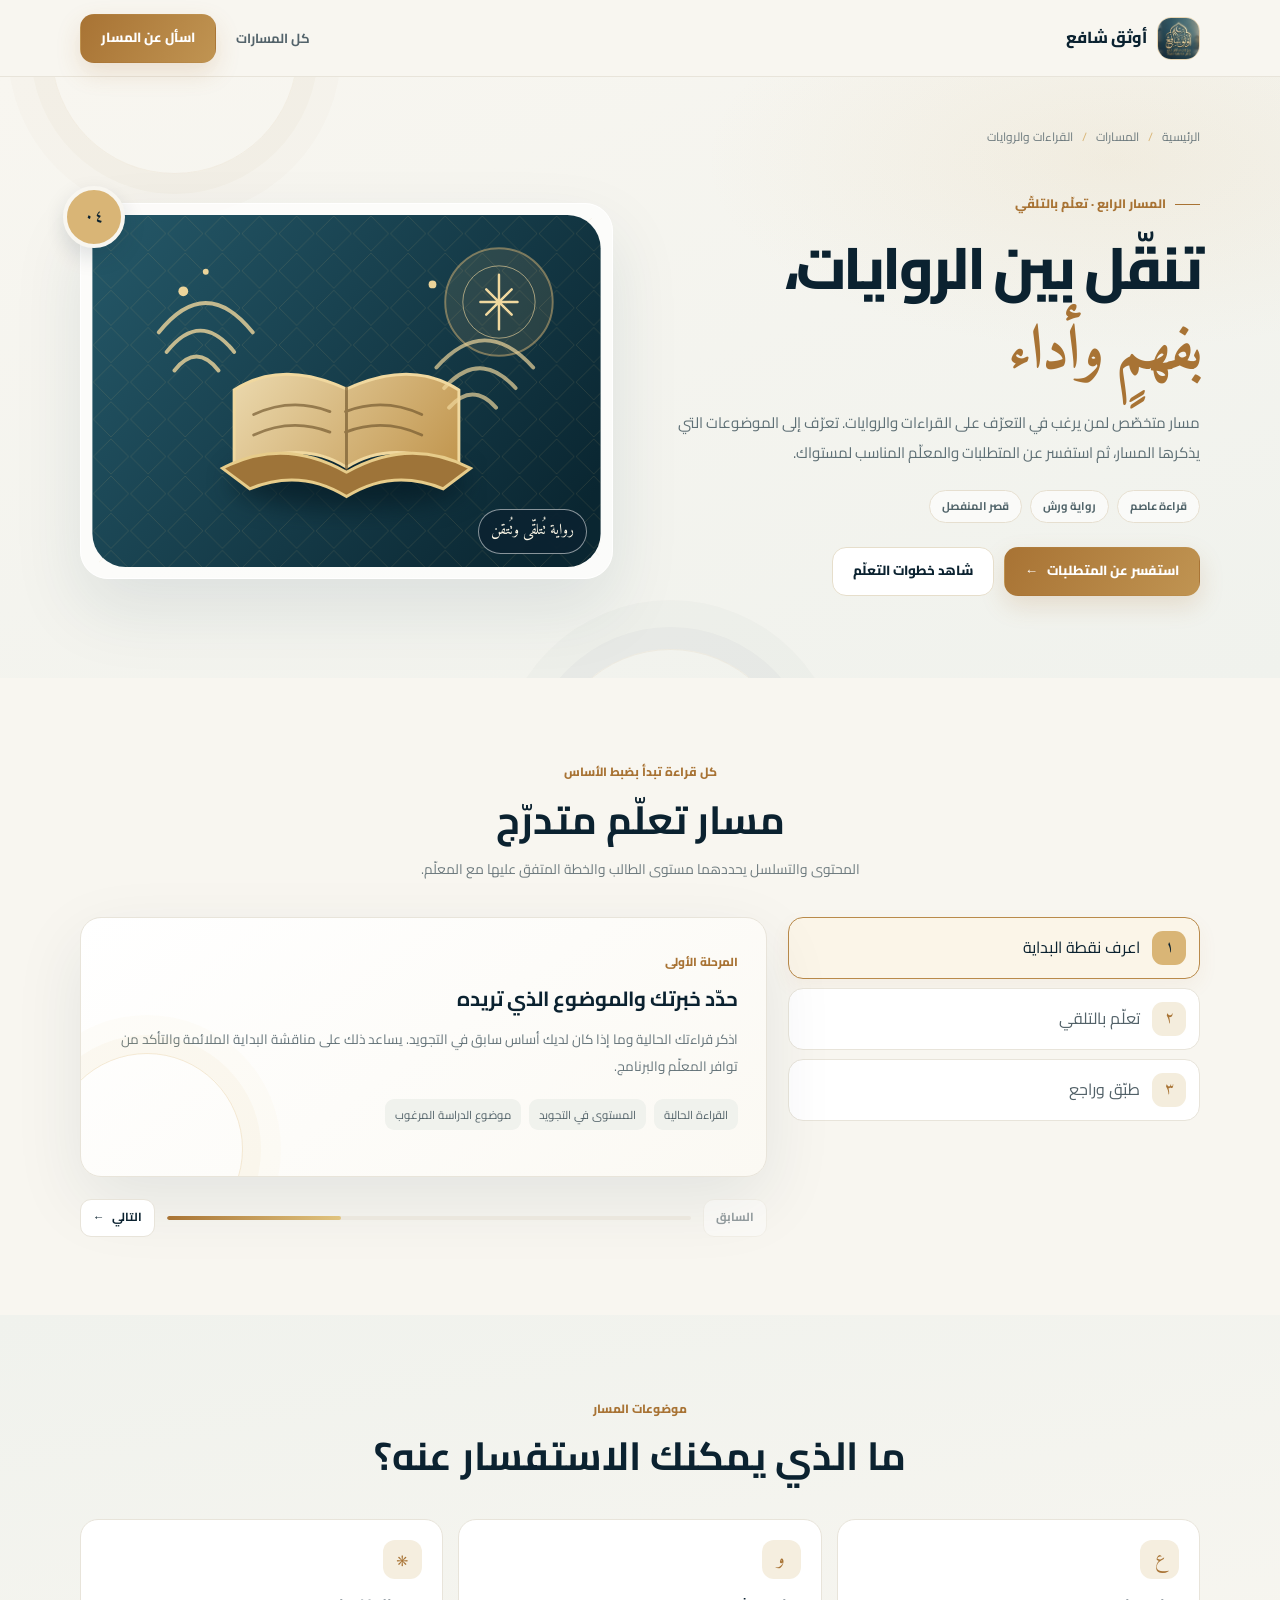
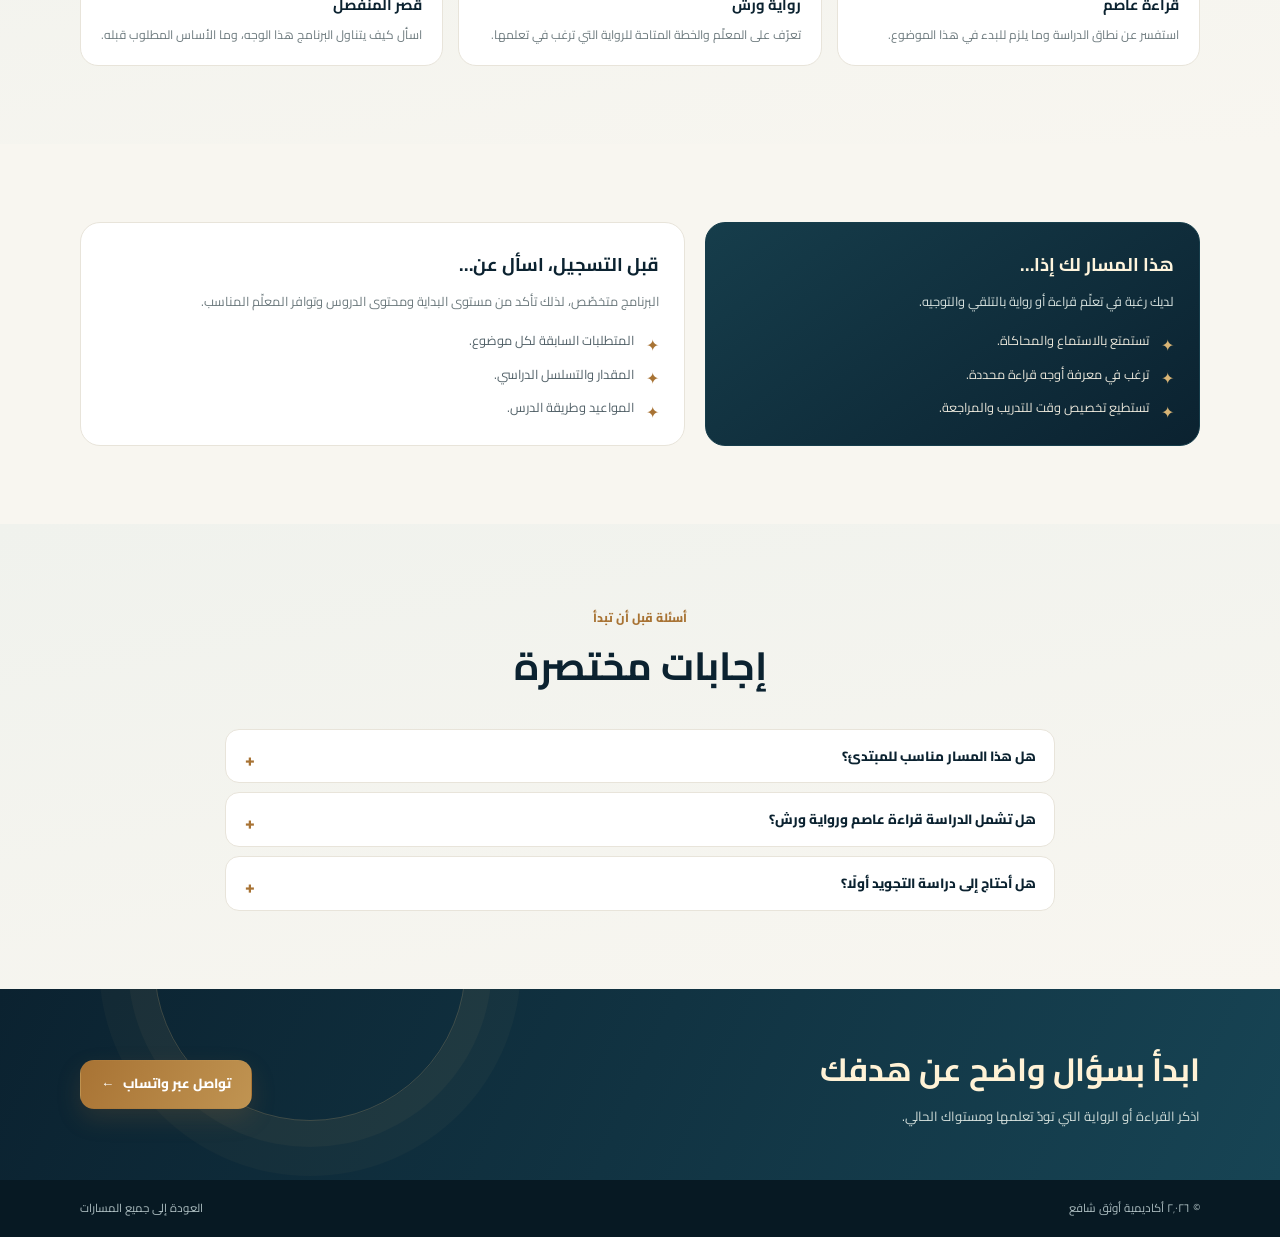
<file: paths/qiraat-riwayat.html>
<!DOCTYPE html>
<html lang="ar" dir="rtl">
<head>
  <meta charset="UTF-8"><meta name="viewport" content="width=device-width, initial-scale=1"><meta name="theme-color" content="#0b2230">
  <meta name="description" content="تعرّف على مسار القراءات والروايات، ومن موضوعاته قراءة عاصم ورواية ورش وقصر المنفصل.">
  <title>مسار القراءات والروايات | أكاديمية أوثق شافع</title>
  <link rel="stylesheet" href="../assets/pathway.css"><script src="../assets/pathway.js" defer></script>
</head>
<body>
  <header class="path-header"><nav class="path-nav path-container" aria-label="التنقل الرئيسي"><a class="path-brand" href="../index.html"><img src="../assets/awthaq-shafea-logo.jpg" alt=""><span>أوثق شافع</span></a><div class="path-nav-actions"><a class="path-back" href="../index.html#courses">كل المسارات</a><a class="path-button path-button-primary" href="https://wa.me/201124810786" data-whatsapp-course="مسار القراءات والروايات" target="_blank" rel="noopener noreferrer">اسأل عن المسار</a></div></nav></header>
  <main>
    <section class="path-hero"><div class="path-container"><nav class="path-crumbs" aria-label="مسار التنقل"><a href="../index.html">الرئيسية</a><span aria-hidden="true">/</span><a href="../index.html#courses">المسارات</a><span aria-hidden="true">/</span><span aria-current="page">القراءات والروايات</span></nav><div class="path-hero-grid">
      <div class="path-reveal"><span class="path-kicker">المسار الرابع · تعلّم بالتلقّي</span><h1 class="path-title">تنقّل بين الروايات،<br><em>بفهمٍ وأداء</em></h1><p class="path-intro">مسار متخصّص لمن يرغب في التعرّف على القراءات والروايات. تعرّف إلى الموضوعات التي يذكرها المسار، ثم استفسر عن المتطلبات والمعلّم المناسب لمستواك.</p><ul class="path-tags"><li>قراءة عاصم</li><li>رواية ورش</li><li>قصر المنفصل</li></ul><div class="path-hero-actions"><a class="path-button path-button-primary" href="https://wa.me/201124810786" data-whatsapp-course="مسار القراءات والروايات" target="_blank" rel="noopener noreferrer">استفسر عن المتطلبات <span aria-hidden="true">←</span></a><a class="path-button path-button-light" href="#journey">شاهد خطوات التعلّم</a></div></div>
      <figure class="path-art path-reveal"><img src="../assets/pathway-qiraat.svg" alt="مصحف تتردد حوله موجات صوتية في إشارة إلى التلقي والقراءة"><figcaption>رواية تُتلقّى وتُتقن</figcaption><span class="path-stamp" aria-hidden="true">٠٤</span></figure>
    </div></div></section>
    <section class="path-section" id="journey"><div class="path-container"><header class="path-heading"><span>كل قراءة تبدأ بضبط الأساس</span><h2 id="journey-title">مسار تعلّم متدرّج</h2><p>المحتوى والتسلسل يحددهما مستوى الطالب والخطة المتفق عليها مع المعلّم.</p></header>
      <div class="path-journey"><div class="path-step-list" role="tablist" aria-label="مراحل مسار القراءات والروايات"><button class="path-step" id="step-1" role="tab" aria-selected="true" aria-controls="panel-1"><span class="path-step-number">١</span>اعرف نقطة البداية</button><button class="path-step" id="step-2" role="tab" aria-selected="false" aria-controls="panel-2" tabindex="-1"><span class="path-step-number">٢</span>تعلّم بالتلقي</button><button class="path-step" id="step-3" role="tab" aria-selected="false" aria-controls="panel-3" tabindex="-1"><span class="path-step-number">٣</span>طبّق وراجع</button></div>
      <div><article class="path-panel" id="panel-1" role="tabpanel" aria-labelledby="step-1" tabindex="0"><span class="path-panel-kicker">المرحلة الأولى</span><h3>حدّد خبرتك والموضوع الذي تريده</h3><p>اذكر قراءتك الحالية وما إذا كان لديك أساس سابق في التجويد. يساعد ذلك على مناقشة البداية الملائمة والتأكد من توافر المعلّم والبرنامج.</p><ul><li>القراءة الحالية</li><li>المستوى في التجويد</li><li>موضوع الدراسة المرغوب</li></ul></article>
      <article class="path-panel" id="panel-2" role="tabpanel" aria-labelledby="step-2" tabindex="0" hidden><span class="path-panel-kicker">المرحلة الثانية</span><h3>استمع، وتعلّم، ثم أعد القراءة</h3><p>القراءة بالتلقّي تتطلب الاستماع إلى المعلّم، والانتباه إلى أوجه الأداء التي تتناولها الخطة، ثم إعادة القراءة ومناقشة ما أشكل.</p><ul><li>التلقي المباشر</li><li>أمثلة عملية في الدرس</li><li>تدرّب مع التوجيه</li></ul></article>
      <article class="path-panel" id="panel-3" role="tabpanel" aria-labelledby="step-3" tabindex="0" hidden><span class="path-panel-kicker">المرحلة الثالثة</span><h3>راجع ما تعلّمته ضمن خطتك</h3><p>تُحدّد الموضوعات والمقدار الذي ستراجعه بحسب مستواك واتفاقك مع المعلّم؛ استفسر عن التفاصيل قبل التسجيل.</p><ul><li>مراجعة ما تم تناوله</li><li>التدرّب على الأداء</li><li>خطة تالية بحسب التقدم</li></ul></article>
      <div class="path-step-controls"><button type="button" data-previous disabled>السابق</button><div class="path-progress" role="progressbar" aria-label="التقدّم بين المراحل" aria-valuemin="1" aria-valuemax="3" aria-valuenow="1"><span></span></div><button type="button" data-next>التالي <span aria-hidden="true">←</span></button></div></div></div>
    </div></section>
    <section class="path-section path-section-muted"><div class="path-container"><header class="path-heading"><span>موضوعات المسار</span><h2>ما الذي يمكنك الاستفسار عنه؟</h2></header><div class="path-highlights">
      <article class="path-highlight"><span class="path-highlight-icon" aria-hidden="true">ع</span><h3>قراءة عاصم</h3><p>استفسر عن نطاق الدراسة وما يلزم للبدء في هذا الموضوع.</p></article><article class="path-highlight"><span class="path-highlight-icon" aria-hidden="true">و</span><h3>رواية ورش</h3><p>تعرّف على المعلّم والخطة المتاحة للرواية التي ترغب في تعلمها.</p></article><article class="path-highlight"><span class="path-highlight-icon" aria-hidden="true">۞</span><h3>قصر المنفصل</h3><p>اسأل كيف يتناول البرنامج هذا الوجه، وما الأساس المطلوب قبله.</p></article>
    </div></div></section>
    <section class="path-section"><div class="path-container path-match-grid"><article class="path-match-card path-match-card-dark"><h3>هذا المسار لك إذا…</h3><p>لديك رغبة في تعلّم قراءة أو رواية بالتلقي والتوجيه.</p><ul class="path-checklist"><li>تستمتع بالاستماع والمحاكاة.</li><li>ترغب في معرفة أوجه قراءة محددة.</li><li>تستطيع تخصيص وقت للتدريب والمراجعة.</li></ul></article><article class="path-match-card"><h3>قبل التسجيل، اسأل عن…</h3><p>البرنامج متخصّص، لذلك تأكد من مستوى البداية ومحتوى الدروس وتوافر المعلّم المناسب.</p><ul class="path-checklist"><li>المتطلبات السابقة لكل موضوع.</li><li>المقدار والتسلسل الدراسي.</li><li>المواعيد وطريقة الدرس.</li></ul></article></div></section>
    <section class="path-section path-section-muted"><div class="path-container"><header class="path-heading"><span>أسئلة قبل أن تبدأ</span><h2>إجابات مختصرة</h2></header><div class="path-faq"><details><summary>هل هذا المسار مناسب للمبتدئ؟</summary><p>يعتمد ذلك على البرنامج المتاح ومستواك؛ شارك خبرتك عند الاستفسار لتحديد نقطة البداية.</p></details><details><summary>هل تشمل الدراسة قراءة عاصم ورواية ورش؟</summary><p>هما من الموضوعات المذكورة للمسار؛ تحقّق من تفاصيل البرنامج وتوافره عند التواصل.</p></details><details><summary>هل أحتاج إلى دراسة التجويد أولًا؟</summary><p>تختلف المتطلبات بحسب موضوع الدراسة ومستوى الطالب، لذا اسأل الأكاديمية قبل التسجيل.</p></details></div></div></section>
    <section class="path-final"><div class="path-container path-final-inner"><div><h2>ابدأ بسؤال واضح عن هدفك</h2><p>اذكر القراءة أو الرواية التي تودّ تعلمها ومستواك الحالي.</p></div><a class="path-button path-button-primary" href="https://wa.me/201124810786" data-whatsapp-course="مسار القراءات والروايات" target="_blank" rel="noopener noreferrer">تواصل عبر واتساب <span aria-hidden="true">←</span></a></div></section>
  </main>
  <footer class="path-footer"><div class="path-container path-footer-inner"><span>© <span data-current-year>٢٠٢٦</span> أكاديمية أوثق شافع</span><a href="../index.html#courses">العودة إلى جميع المسارات</a></div></footer>
</body>
</html>
</file>
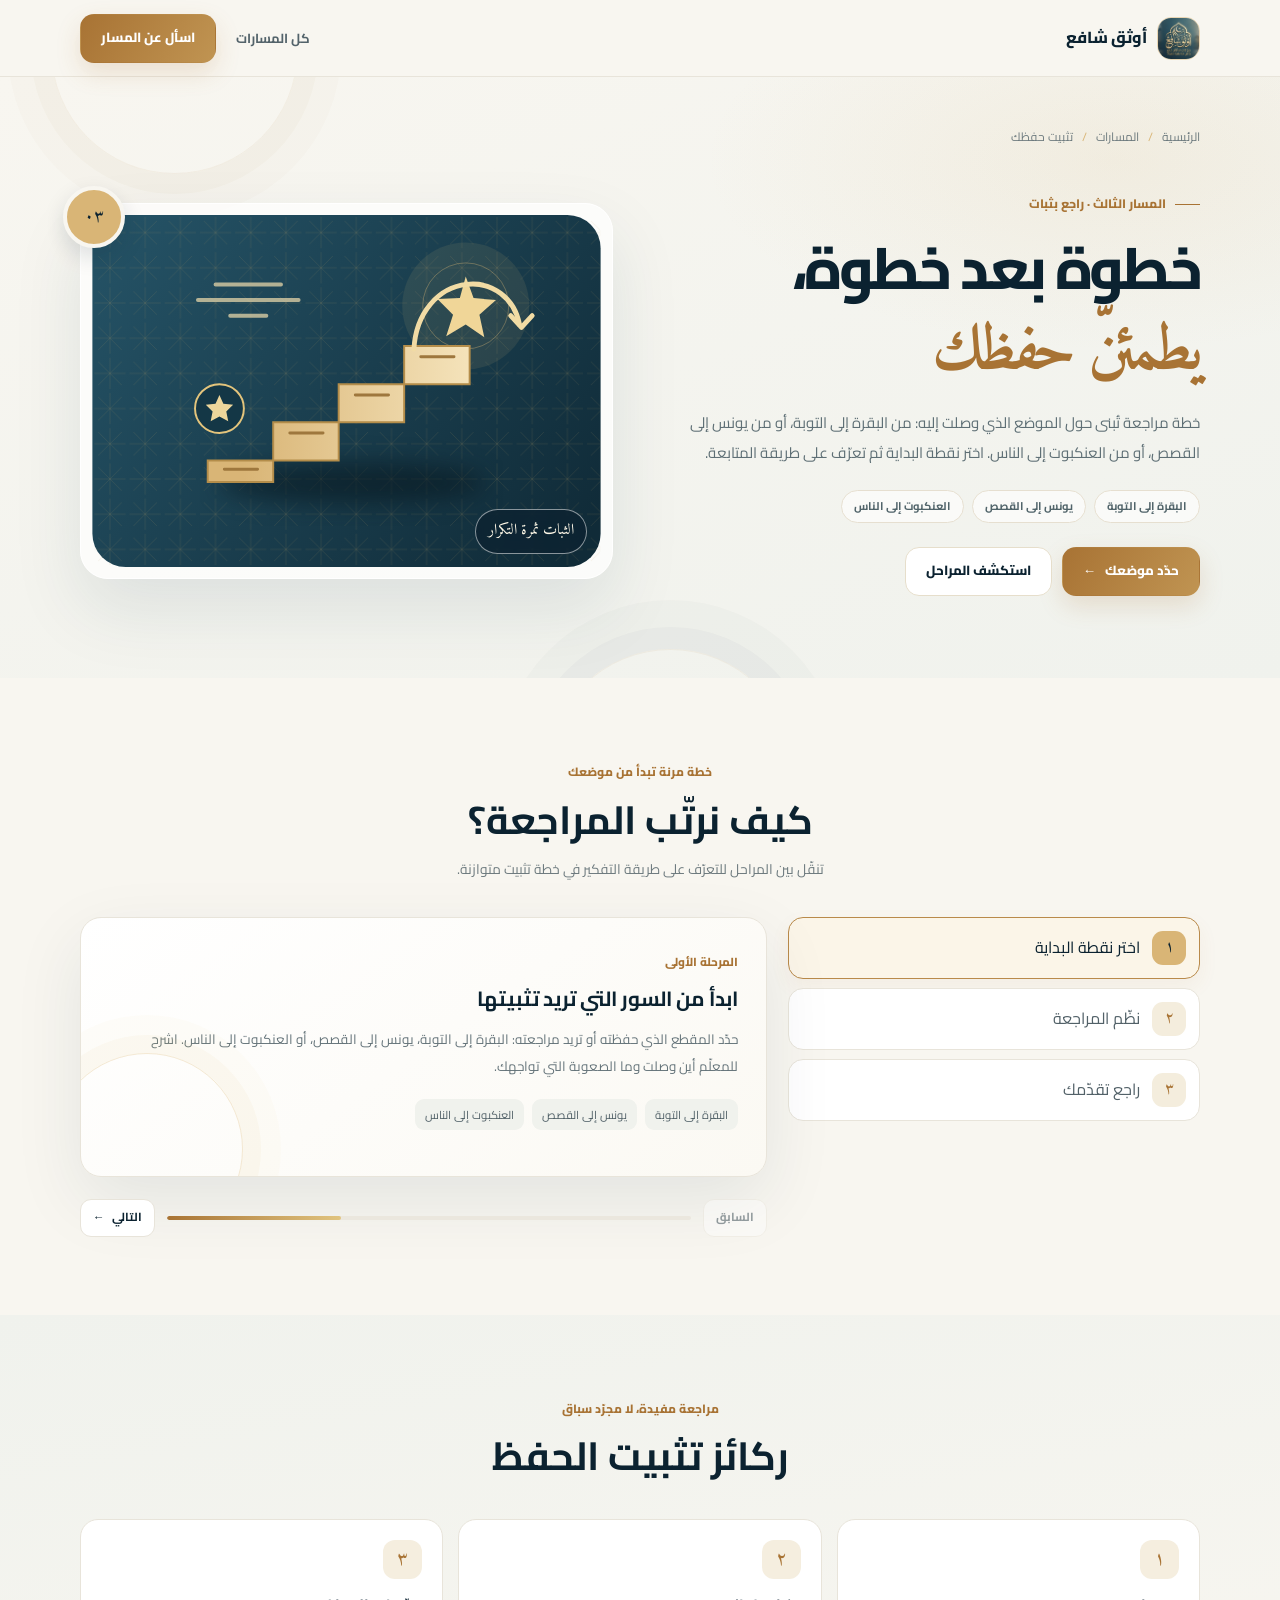
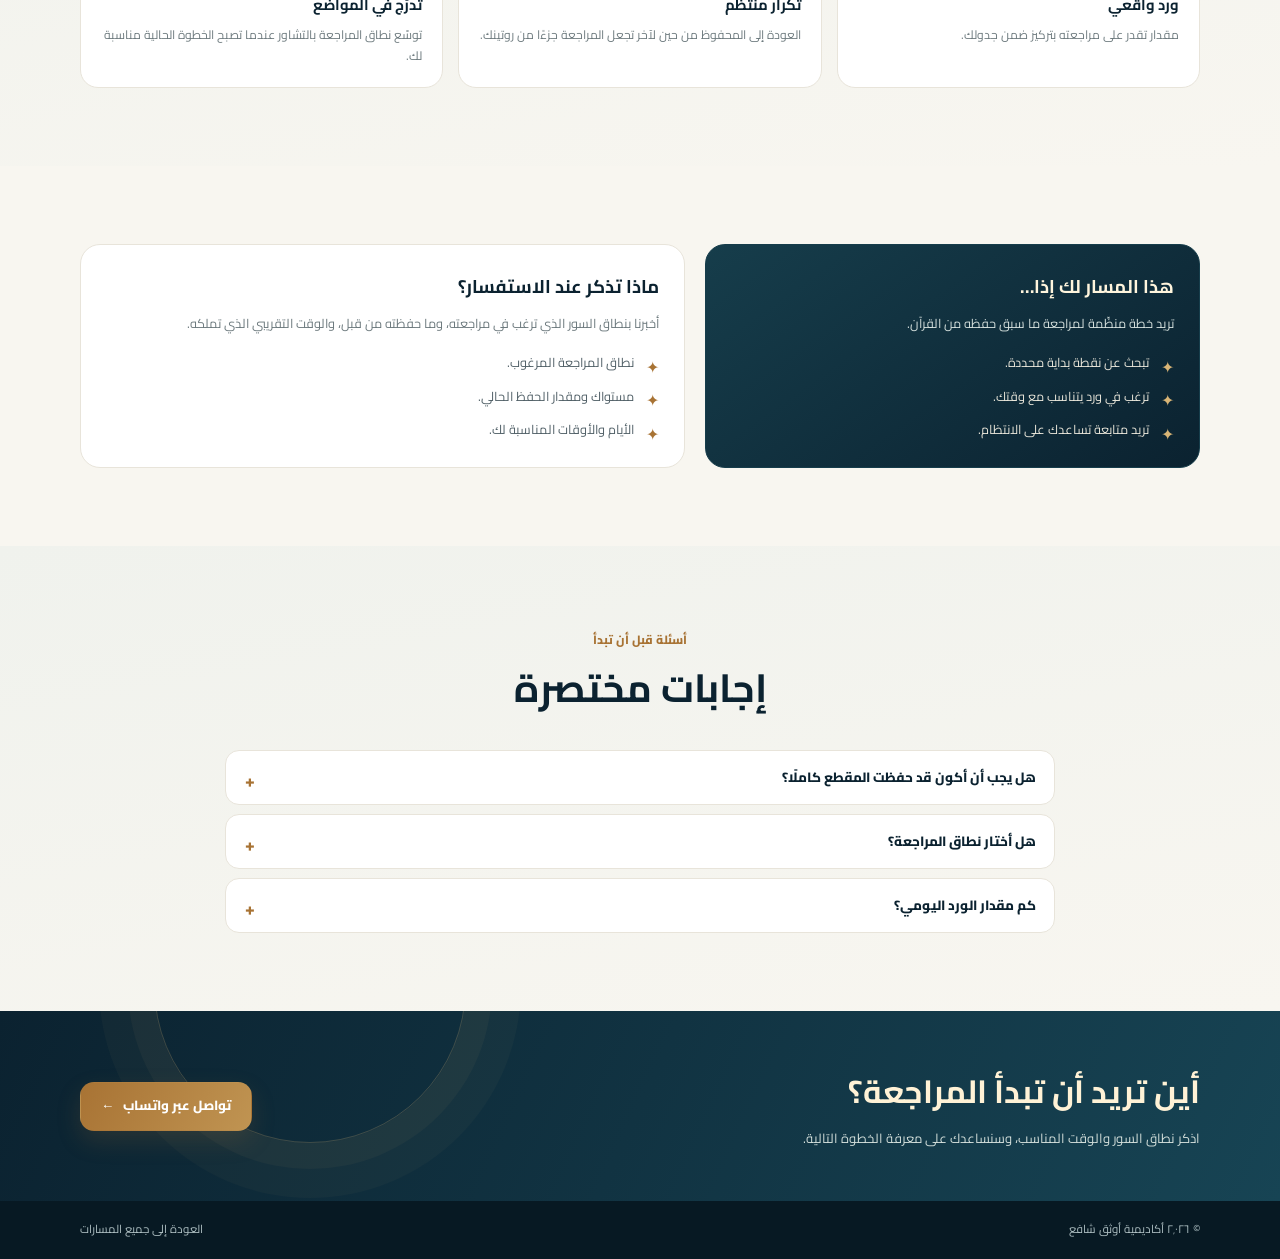
<file: paths/thabbit-hifzak.html>
<!DOCTYPE html>
<html lang="ar" dir="rtl">
<head>
  <meta charset="UTF-8"><meta name="viewport" content="width=device-width, initial-scale=1"><meta name="theme-color" content="#0b2230">
  <meta name="description" content="مسار تثبيت حفظك في أكاديمية أوثق شافع: مراجعة منظمة تبدأ من الموضع الذي وصلت إليه في القرآن الكريم.">
  <title>مسار تثبيت حفظك | أكاديمية أوثق شافع</title>
  <link rel="stylesheet" href="../assets/pathway.css"><script src="../assets/pathway.js" defer></script>
</head>
<body>
  <header class="path-header"><nav class="path-nav path-container" aria-label="التنقل الرئيسي"><a class="path-brand" href="../index.html"><img src="../assets/awthaq-shafea-logo.jpg" alt=""><span>أوثق شافع</span></a><div class="path-nav-actions"><a class="path-back" href="../index.html#courses">كل المسارات</a><a class="path-button path-button-primary" href="https://wa.me/201124810786" data-whatsapp-course="مسار تثبيت حفظك" target="_blank" rel="noopener noreferrer">اسأل عن المسار</a></div></nav></header>
  <main>
    <section class="path-hero"><div class="path-container"><nav class="path-crumbs" aria-label="مسار التنقل"><a href="../index.html">الرئيسية</a><span aria-hidden="true">/</span><a href="../index.html#courses">المسارات</a><span aria-hidden="true">/</span><span aria-current="page">تثبيت حفظك</span></nav><div class="path-hero-grid">
      <div class="path-reveal"><span class="path-kicker">المسار الثالث · راجع بثبات</span><h1 class="path-title">خطوة بعد خطوة،<br><em>يطمئنّ حفظك</em></h1><p class="path-intro">خطة مراجعة تُبنى حول الموضع الذي وصلت إليه: من البقرة إلى التوبة، أو من يونس إلى القصص، أو من العنكبوت إلى الناس. اختر نقطة البداية ثم تعرّف على طريقة المتابعة.</p><ul class="path-tags"><li>البقرة إلى التوبة</li><li>يونس إلى القصص</li><li>العنكبوت إلى الناس</li></ul><div class="path-hero-actions"><a class="path-button path-button-primary" href="https://wa.me/201124810786" data-whatsapp-course="مسار تثبيت حفظك" target="_blank" rel="noopener noreferrer">حدّد موضعك <span aria-hidden="true">←</span></a><a class="path-button path-button-light" href="#journey">استكشف المراحل</a></div></div>
      <figure class="path-art path-reveal"><img src="../assets/pathway-hifz.svg" alt="درجات ذهبية تصعد نحو نجمة وترمز إلى مراجعة الحفظ تدريجيًا"><figcaption>الثبات ثمرة التكرار</figcaption><span class="path-stamp" aria-hidden="true">٠٣</span></figure>
    </div></div></section>
    <section class="path-section" id="journey"><div class="path-container"><header class="path-heading"><span>خطة مرنة تبدأ من موضعك</span><h2 id="journey-title">كيف نرتّب المراجعة؟</h2><p>تنقّل بين المراحل للتعرّف على طريقة التفكير في خطة تثبيت متوازنة.</p></header>
      <div class="path-journey"><div class="path-step-list" role="tablist" aria-label="مراحل مسار تثبيت حفظك"><button class="path-step" id="step-1" role="tab" aria-selected="true" aria-controls="panel-1"><span class="path-step-number">١</span>اختر نقطة البداية</button><button class="path-step" id="step-2" role="tab" aria-selected="false" aria-controls="panel-2" tabindex="-1"><span class="path-step-number">٢</span>نظّم المراجعة</button><button class="path-step" id="step-3" role="tab" aria-selected="false" aria-controls="panel-3" tabindex="-1"><span class="path-step-number">٣</span>راجع تقدّمك</button></div>
      <div><article class="path-panel" id="panel-1" role="tabpanel" aria-labelledby="step-1" tabindex="0"><span class="path-panel-kicker">المرحلة الأولى</span><h3>ابدأ من السور التي تريد تثبيتها</h3><p>حدّد المقطع الذي حفظته أو تريد مراجعته: البقرة إلى التوبة، يونس إلى القصص، أو العنكبوت إلى الناس. اشرح للمعلّم أين وصلت وما الصعوبة التي تواجهك.</p><ul><li>البقرة إلى التوبة</li><li>يونس إلى القصص</li><li>العنكبوت إلى الناس</li></ul></article>
      <article class="path-panel" id="panel-2" role="tabpanel" aria-labelledby="step-2" tabindex="0" hidden><span class="path-panel-kicker">المرحلة الثانية</span><h3>اجعل المراجعة منتظمة</h3><p>قسّم المقطع إلى أجزاء عملية، ووازن بين مراجعة الجديد والعودة إلى مواضع أسبق. تُضبط كمية الورد بالتشاور مع المعلّم وبحسب وقتك.</p><ul><li>تقسيم واضح للمقدار</li><li>مراجعة متكررة</li><li>وقت مناسب لليوم</li></ul></article>
      <article class="path-panel" id="panel-3" role="tabpanel" aria-labelledby="step-3" tabindex="0" hidden><span class="path-panel-kicker">المرحلة الثالثة</span><h3>تابع ما يثبت وما يحتاج إلى عودة</h3><p>دوّن تقدّمك والمواضع التي تحتاج إلى جولة أخرى، ليظلّ المسار واقعيًا ويتطور معك.</p><ul><li>تسجيل مواضع المراجعة</li><li>العودة للمتشابهات</li><li>تعديل الورد حسب الحاجة</li></ul></article>
      <div class="path-step-controls"><button type="button" data-previous disabled>السابق</button><div class="path-progress" role="progressbar" aria-label="التقدّم بين المراحل" aria-valuemin="1" aria-valuemax="3" aria-valuenow="1"><span></span></div><button type="button" data-next>التالي <span aria-hidden="true">←</span></button></div></div></div>
    </div></section>
    <section class="path-section path-section-muted"><div class="path-container"><header class="path-heading"><span>مراجعة مفيدة، لا مجرّد سباق</span><h2>ركائز تثبيت الحفظ</h2></header><div class="path-highlights">
      <article class="path-highlight"><span class="path-highlight-icon" aria-hidden="true">١</span><h3>ورد واقعي</h3><p>مقدار تقدر على مراجعته بتركيز ضمن جدولك.</p></article><article class="path-highlight"><span class="path-highlight-icon" aria-hidden="true">٢</span><h3>تكرار منتظم</h3><p>العودة إلى المحفوظ من حين لآخر تجعل المراجعة جزءًا من روتينك.</p></article><article class="path-highlight"><span class="path-highlight-icon" aria-hidden="true">٣</span><h3>تدرّج في المواضع</h3><p>توسّع نطاق المراجعة بالتشاور عندما تصبح الخطوة الحالية مناسبة لك.</p></article>
    </div></div></section>
    <section class="path-section"><div class="path-container path-match-grid"><article class="path-match-card path-match-card-dark"><h3>هذا المسار لك إذا…</h3><p>تريد خطة منظّمة لمراجعة ما سبق حفظه من القرآن.</p><ul class="path-checklist"><li>تبحث عن نقطة بداية محددة.</li><li>ترغب في ورد يتناسب مع وقتك.</li><li>تريد متابعة تساعدك على الانتظام.</li></ul></article><article class="path-match-card"><h3>ماذا تذكر عند الاستفسار؟</h3><p>أخبرنا بنطاق السور الذي ترغب في مراجعته، وما حفظته من قبل، والوقت التقريبي الذي تملكه.</p><ul class="path-checklist"><li>نطاق المراجعة المرغوب.</li><li>مستواك ومقدار الحفظ الحالي.</li><li>الأيام والأوقات المناسبة لك.</li></ul></article></div></section>
    <section class="path-section path-section-muted"><div class="path-container"><header class="path-heading"><span>أسئلة قبل أن تبدأ</span><h2>إجابات مختصرة</h2></header><div class="path-faq"><details><summary>هل يجب أن أكون قد حفظت المقطع كاملًا؟</summary><p>اذكر مقدار حفظك الحالي عند التواصل؛ تُحدّد نقطة البداية المناسبة في النقاش مع المعلّم.</p></details><details><summary>هل أختار نطاق المراجعة؟</summary><p>نعم، يمكنك الاستفسار عن النطاقات المذكورة ومناقشة ما يلائم مستواك.</p></details><details><summary>كم مقدار الورد اليومي؟</summary><p>يُضبط المقدار بحسب وقتك ومستواك، ولا يوجد مقدار واحد مناسب للجميع.</p></details></div></div></section>
    <section class="path-final"><div class="path-container path-final-inner"><div><h2>أين تريد أن تبدأ المراجعة؟</h2><p>اذكر نطاق السور والوقت المناسب، وسنساعدك على معرفة الخطوة التالية.</p></div><a class="path-button path-button-primary" href="https://wa.me/201124810786" data-whatsapp-course="مسار تثبيت حفظك" target="_blank" rel="noopener noreferrer">تواصل عبر واتساب <span aria-hidden="true">←</span></a></div></section>
  </main>
  <footer class="path-footer"><div class="path-container path-footer-inner"><span>© <span data-current-year>٢٠٢٦</span> أكاديمية أوثق شافع</span><a href="../index.html#courses">العودة إلى جميع المسارات</a></div></footer>
</body>
</html>
</file>
<file: assets/pathway.css>
@import url("https://fonts.googleapis.com/css2?family=Amiri:wght@400;700&family=Cairo:wght@400;500;600;700;800&display=swap");

:root {
  color-scheme: light;
  --night: #0b2230;
  --deep: #102f40;
  --teal: #245363;
  --gold: #a87334;
  --sand: #d9b576;
  --ink: #192b34;
  --muted: #6d7a7e;
  --paper: #f8f6f0;
  --line: #e8e4da;
  --white: #fff;
  --shadow: 0 24px 70px #102f4016;
}

* { box-sizing: border-box; }
html { scroll-behavior: smooth; scroll-padding-top: 92px; }
body {
  margin: 0;
  color: var(--ink);
  background: var(--paper);
  font-family: "Cairo", Arial, sans-serif;
  line-height: 1.85;
}
body, button, a { -webkit-tap-highlight-color: transparent; }
a { color: inherit; text-decoration: none; }
button { font: inherit; }
button:focus-visible, a:focus-visible, summary:focus-visible { outline: 3px solid #d9b576; outline-offset: 3px; }
.path-container { width: min(1120px, calc(100% - 48px)); margin-inline: auto; }
.path-header { position: sticky; z-index: 10; top: 0; border-bottom: 1px solid #e8e4da; background: #f8f6f0ed; backdrop-filter: blur(16px); }
.path-nav { min-height: 76px; display: flex; align-items: center; justify-content: space-between; gap: 20px; }
.path-brand { display: inline-flex; align-items: center; gap: 10px; color: var(--night); font-weight: 800; white-space: nowrap; }
.path-brand img { width: 43px; height: 43px; border: 1px solid #d9b57680; border-radius: 14px; object-fit: cover; object-position: center 38%; }
.path-nav-actions { display: flex; align-items: center; gap: 20px; }
.path-back { color: #53636a; font-size: .82rem; font-weight: 700; }
.path-back:hover { color: var(--gold); }
.path-button {
  display: inline-flex; min-height: 49px; align-items: center; justify-content: center; gap: 9px;
  padding: 0 20px; border: 1px solid transparent; border-radius: 14px; font-size: .83rem;
  font-weight: 800; transition: transform .22s, box-shadow .22s, background .22s;
}
.path-button:hover { transform: translateY(-2px); }
.path-button-primary { color: #fff; background: linear-gradient(120deg, #a87334, #c09452); box-shadow: 0 10px 24px #a873342d; }
.path-button-primary:hover { box-shadow: 0 14px 30px #a8733440; }
.path-button-light { color: var(--night); border-color: #e6decb; background: #fff; }
.path-hero { position: relative; overflow: hidden; padding: 49px 0 82px; background: radial-gradient(ellipse at 87% 14%, #d9b57620, transparent 26%), linear-gradient(160deg, #f8f6f0, #f0f2ed); }
.path-hero::before, .path-hero::after { position: absolute; z-index: 0; width: 245px; height: 245px; border: 1px solid #a8733412; border-radius: 50%; content: ""; pointer-events: none; }
.path-hero::before { top: -150px; left: 4%; box-shadow: 0 0 0 20px #a8733408, 0 0 0 43px #a8733405; }
.path-hero::after { right: 38%; bottom: -218px; box-shadow: 0 0 0 22px #12334507, 0 0 0 49px #12334505; }
.path-crumbs { position: relative; z-index: 1; display: flex; flex-wrap: wrap; align-items: center; gap: 9px; margin-bottom: 37px; color: var(--muted); font-size: .75rem; }
.path-crumbs a:hover { color: var(--gold); }
.path-crumbs span[aria-hidden] { color: var(--sand); }
.path-hero-grid { position: relative; z-index: 1; display: grid; grid-template-columns: minmax(0, 1fr) minmax(0, 1fr); align-items: center; gap: 55px; }
.path-kicker { display: inline-flex; align-items: center; gap: 9px; margin-bottom: 13px; color: var(--gold); font-size: .77rem; font-weight: 800; }
.path-kicker::before { width: 25px; height: 1px; background: currentColor; content: ""; }
.path-title { max-width: 620px; margin: 0 0 13px; color: var(--night); font-size: clamp(2.15rem, 5vw, 3.65rem); font-weight: 800; line-height: 1.35; letter-spacing: -.045em; }
.path-title em { color: var(--gold); font-family: "Amiri", serif; font-size: 1.08em; font-weight: 700; font-style: normal; }
.path-intro { max-width: 560px; margin: 0; color: #5e6f75; font-size: .94rem; line-height: 2; }
.path-tags { display: flex; flex-wrap: wrap; gap: 8px; margin: 22px 0 24px; padding: 0; list-style: none; }
.path-tags li { padding: 5px 12px; border: 1px solid #e6dfd0; border-radius: 30px; color: #51646a; background: #fff9; font-size: .7rem; font-weight: 700; }
.path-hero-actions { display: flex; flex-wrap: wrap; gap: 10px; }
.path-art { position: relative; min-width: 0; margin: 0; padding: 11px; border: 1px solid #fff; border-radius: 28px; background: #ffffffab; box-shadow: 0 30px 70px #163c4c1a; }
.path-art img { display: block; width: 100%; aspect-ratio: 520 / 360; border-radius: 20px; object-fit: cover; }
.path-art figcaption { position: absolute; right: 25px; bottom: 24px; padding: 7px 12px; border: 1px solid #ffffff83; border-radius: 30px; color: #fff9e8; background: #0b2230bb; font-family: "Amiri", serif; font-size: .95rem; backdrop-filter: blur(8px); }
.path-stamp { position: absolute; top: -18px; left: -18px; display: grid; width: 62px; height: 62px; place-content: center; border: 4px solid var(--paper); border-radius: 50%; color: var(--night); background: var(--sand); font-family: "Amiri", serif; font-size: 1.1rem; line-height: 1.2; text-align: center; box-shadow: 0 9px 22px #0b223023; }
.path-section { padding: 78px 0; }
.path-section-muted { background: linear-gradient(170deg, #f0f2ed, #f8f6f0); }
.path-heading { max-width: 680px; margin: 0 auto 34px; text-align: center; }
.path-heading > span { color: var(--gold); font-size: .75rem; font-weight: 800; }
.path-heading h2 { margin: 6px 0 9px; color: var(--night); font-size: clamp(1.7rem, 4vw, 2.45rem); line-height: 1.45; }
.path-heading p { margin: 0; color: var(--muted); font-size: .86rem; }
.path-journey { display: grid; grid-template-columns: minmax(220px, .75fr) minmax(0, 1.25fr); gap: 21px; }
.path-step-list { display: grid; align-content: start; gap: 9px; }
.path-step {
  display: flex; width: 100%; min-height: 62px; align-items: center; gap: 12px; padding: 9px 13px;
  border: 1px solid var(--line); border-radius: 15px; color: #526168; background: #fff;
  text-align: right; cursor: pointer; transition: border-color .2s, color .2s, background .2s, transform .2s;
}
.path-step:hover { transform: translateX(-3px); border-color: #cbb47f; }
.path-step[aria-selected="true"] { border-color: #b98a4a; color: var(--night); background: #fbf5e8; box-shadow: 0 8px 20px #a8733410; }
.path-step-number { display: grid; width: 34px; height: 34px; flex: 0 0 auto; place-items: center; border-radius: 11px; color: var(--gold); background: #f4eddd; font-family: "Amiri", serif; font-size: 1rem; }
.path-step[aria-selected="true"] .path-step-number { color: var(--night); background: var(--sand); }
.path-panel { position: relative; min-height: 260px; overflow: hidden; padding: 28px; border: 1px solid #e8e4da; border-radius: 21px; background: linear-gradient(145deg, #fff, #fbf9f3); box-shadow: var(--shadow); }
.path-panel::after { position: absolute; left: -30px; bottom: -69px; width: 190px; height: 190px; border: 1px solid #d9b5764d; border-radius: 50%; box-shadow: 0 0 0 18px #d9b57610, 0 0 0 38px #d9b57609; content: ""; pointer-events: none; }
.path-panel[hidden] { display: none; }
.path-panel-kicker { color: var(--gold); font-size: .73rem; font-weight: 800; }
.path-panel h3 { margin: 5px 0 8px; color: var(--night); font-size: 1.28rem; }
.path-panel p { max-width: 620px; margin: 0; color: #65747a; font-size: .84rem; line-height: 2; }
.path-panel ul { position: relative; z-index: 1; display: flex; flex-wrap: wrap; gap: 8px; margin: 19px 0 0; padding: 0; list-style: none; }
.path-panel li { padding: 5px 10px; border-radius: 9px; color: #516168; background: #f0f2ed; font-size: .71rem; }
.path-step-controls { position: relative; z-index: 1; display: flex; align-items: center; justify-content: space-between; gap: 12px; margin-top: 22px; }
.path-step-controls button { display: inline-flex; min-height: 38px; align-items: center; gap: 7px; padding: 0 12px; border: 1px solid #e8e4da; border-radius: 11px; color: var(--night); background: #fff; font-size: .73rem; font-weight: 700; cursor: pointer; }
.path-step-controls button:hover:not(:disabled) { border-color: #c9ab72; }
.path-step-controls button:disabled { opacity: .42; cursor: not-allowed; }
.path-progress { height: 4px; flex: 1; overflow: hidden; border-radius: 9px; background: #ebe7de; direction: ltr; }
.path-progress span { display: block; width: 33.333%; height: 100%; border-radius: inherit; background: linear-gradient(90deg, #a87334, #e1c47f); transition: width .3s ease; }
.path-highlights { display: grid; grid-template-columns: repeat(3, 1fr); gap: 15px; }
.path-highlight { min-height: 145px; padding: 20px; border: 1px solid #e8e4da; border-radius: 18px; background: #fff; }
.path-highlight-icon { display: grid; width: 39px; height: 39px; margin-bottom: 12px; place-items: center; border-radius: 12px; color: var(--gold); background: #f5eedf; font-family: "Amiri", serif; font-size: 1.2rem; }
.path-highlight h3 { margin: 0 0 5px; color: var(--night); font-size: .92rem; }
.path-highlight p { margin: 0; color: var(--muted); font-size: .76rem; line-height: 1.8; }
.path-match-grid { display: grid; grid-template-columns: minmax(0, .9fr) minmax(0, 1.1fr); gap: 20px; }
.path-match-card { padding: 25px; border: 1px solid #e8e4da; border-radius: 20px; background: #fff; }
.path-match-card-dark { color: #fff; border-color: #163d4b; background: linear-gradient(145deg, #163d4b, #0b2230); }
.path-match-card h3 { margin: 0 0 8px; color: var(--night); font-size: 1.15rem; }
.path-match-card-dark h3 { color: #fff5dd; }
.path-match-card > p { margin: 0; color: var(--muted); font-size: .8rem; }
.path-match-card-dark > p { color: #d4dfdc; }
.path-checklist { display: grid; gap: 10px; margin: 15px 0 0; padding: 0; list-style: none; }
.path-checklist li { position: relative; padding-right: 25px; color: #526168; font-size: .8rem; }
.path-checklist li::before { position: absolute; right: 0; top: .1em; color: var(--gold); font-size: 1rem; content: "✦"; }
.path-match-card-dark .path-checklist li { color: #e8e5d9; }
.path-match-card-dark .path-checklist li::before { color: var(--sand); }
.path-faq { display: grid; gap: 9px; max-width: 830px; margin-inline: auto; }
.path-faq details { padding: 14px 18px; border: 1px solid var(--line); border-radius: 14px; background: #fff; }
.path-faq summary { position: relative; padding-left: 28px; color: var(--night); font-size: .84rem; font-weight: 800; cursor: pointer; list-style: none; }
.path-faq summary::-webkit-details-marker { display: none; }
.path-faq summary::after { position: absolute; left: 1px; color: var(--gold); font-size: 1.1rem; content: "+"; transition: transform .2s; }
.path-faq details[open] summary::after { transform: rotate(45deg); }
.path-faq details p { margin: 9px 0 0; color: var(--muted); font-size: .78rem; }
.path-final { position: relative; overflow: hidden; padding: 51px 0; color: #fff; background: linear-gradient(115deg, #0b2230, #174454); }
.path-final::after { position: absolute; top: -180px; left: 12%; width: 310px; height: 310px; border: 1px solid #d9b5763d; border-radius: 50%; box-shadow: 0 0 0 26px #d9b5760b, 0 0 0 55px #d9b57608; content: ""; }
.path-final-inner { position: relative; z-index: 1; display: flex; align-items: center; justify-content: space-between; gap: 28px; }
.path-final h2 { margin: 0 0 5px; color: #fff2d6; font-size: clamp(1.45rem, 3vw, 2rem); }
.path-final p { margin: 0; color: #d2deda; font-size: .82rem; }
.path-footer { padding: 18px 0; color: #aebfc2; background: #071923; font-size: .72rem; }
.path-footer-inner { display: flex; align-items: center; justify-content: space-between; gap: 16px; }
.path-footer a:hover { color: var(--sand); }
.path-reveal { animation: path-reveal .55s both; }
@keyframes path-reveal { from { opacity: 0; transform: translateY(13px); } to { opacity: 1; transform: translateY(0); } }
@media (max-width: 800px) {
  .path-hero-grid { gap: 30px; }
  .path-highlights { grid-template-columns: 1fr; }
  .path-highlight { min-height: auto; }
}
@media (max-width: 650px) {
  .path-container { width: calc(100% - 34px); }
  .path-nav { min-height: 68px; gap: 9px; }
  .path-brand img { width: 38px; height: 38px; }
  .path-nav-actions { gap: 10px; }
  .path-back { font-size: .72rem; }
  .path-nav .path-button { min-height: 39px; padding-inline: 11px; font-size: .7rem; }
  .path-hero { padding: 31px 0 55px; }
  .path-crumbs { margin-bottom: 23px; }
  .path-hero-grid { grid-template-columns: minmax(0, 1fr); gap: 31px; }
  .path-title { font-size: clamp(2.1rem, 10vw, 3rem); }
  .path-intro { font-size: .86rem; }
  .path-art { max-width: 520px; }
  .path-stamp { left: -5px; width: 53px; height: 53px; }
  .path-section { padding: 58px 0; }
  .path-journey, .path-match-grid { grid-template-columns: minmax(0, 1fr); }
  .path-step-list { grid-template-columns: repeat(3, minmax(0, 1fr)); gap: 7px; }
  .path-step { min-height: 88px; align-items: flex-start; flex-direction: column; gap: 5px; padding: 8px; font-size: .66rem; line-height: 1.5; }
  .path-step-number { width: 27px; height: 27px; border-radius: 9px; font-size: .82rem; }
  .path-panel { min-height: 245px; padding: 21px; }
  .path-panel h3 { font-size: 1.1rem; }
  .path-step-controls button { min-height: 36px; padding-inline: 9px; font-size: .68rem; }
  .path-final-inner { align-items: flex-start; flex-direction: column; }
  .path-footer-inner { align-items: flex-start; flex-direction: column; gap: 4px; }
}
@media (prefers-reduced-motion: reduce) {
  *, *::before, *::after { scroll-behavior: auto !important; animation-duration: .01ms !important; animation-iteration-count: 1 !important; transition-duration: .01ms !important; }
}
</file>
